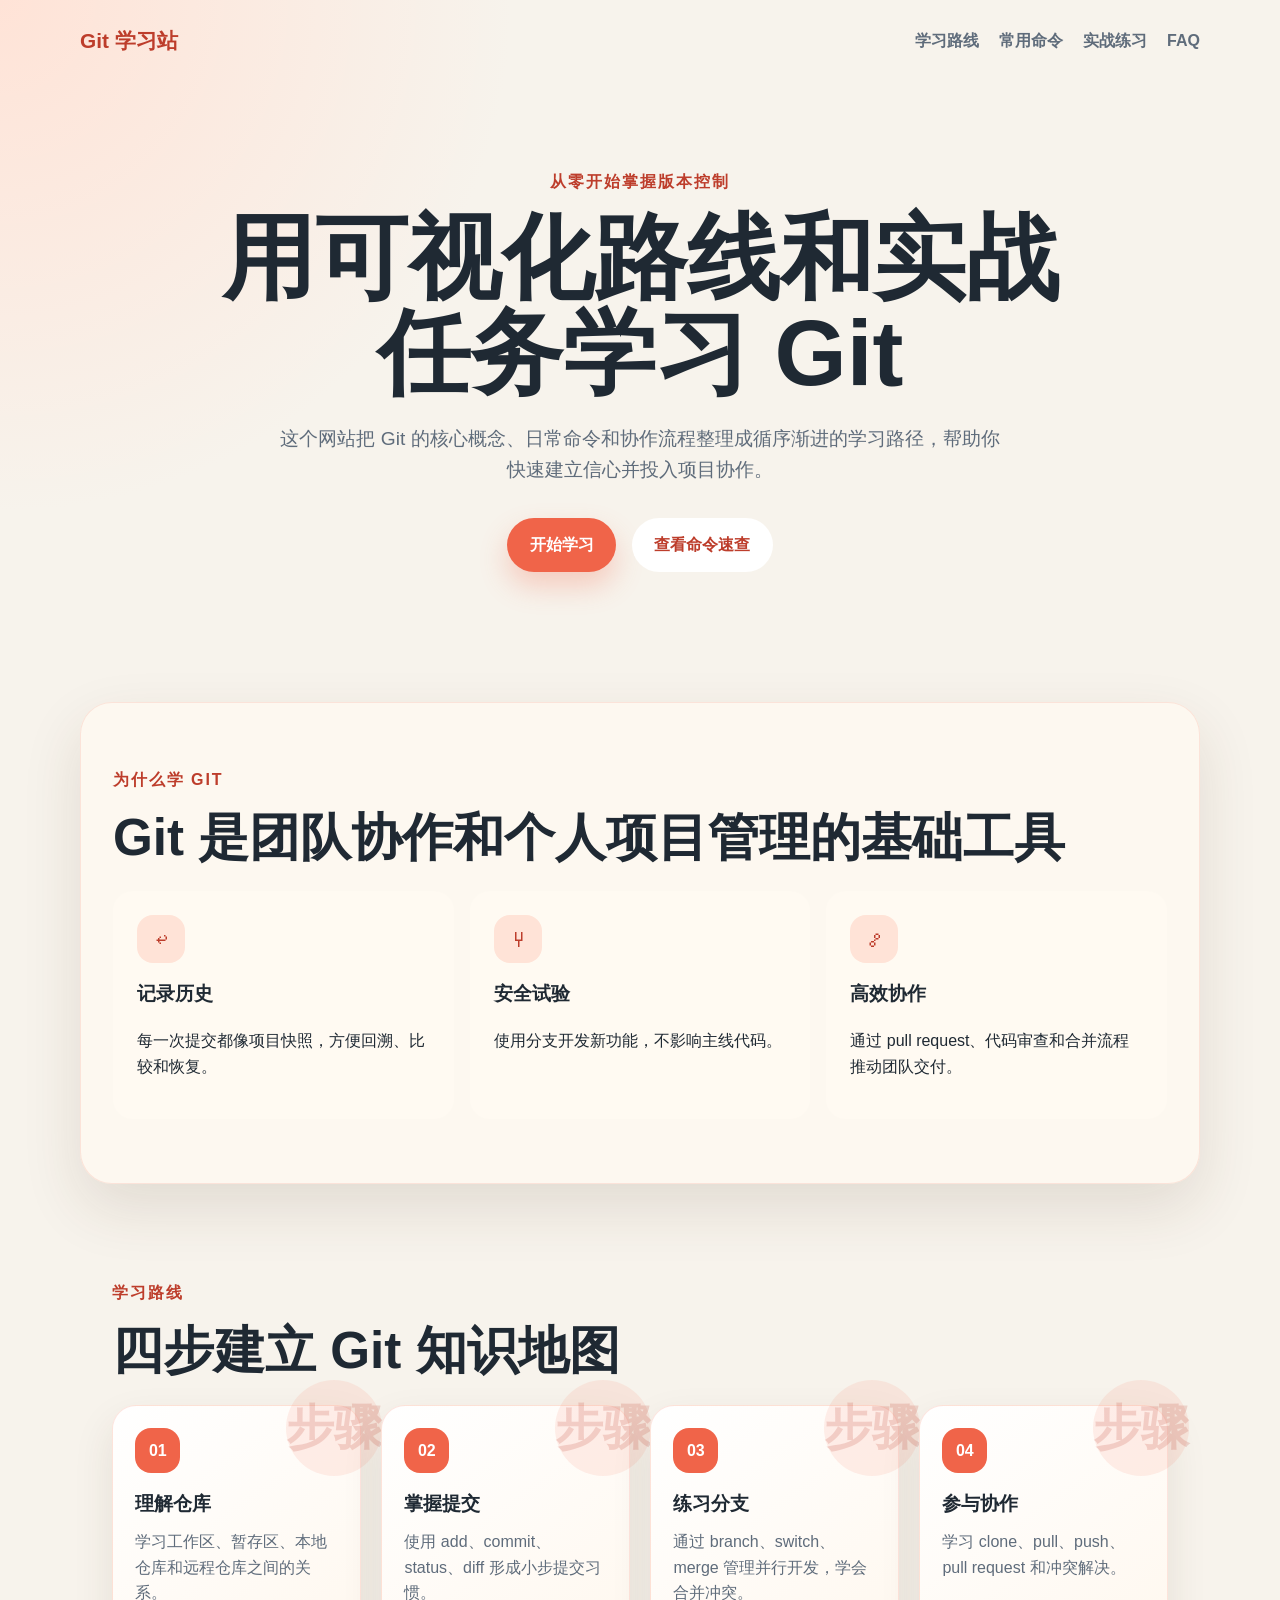
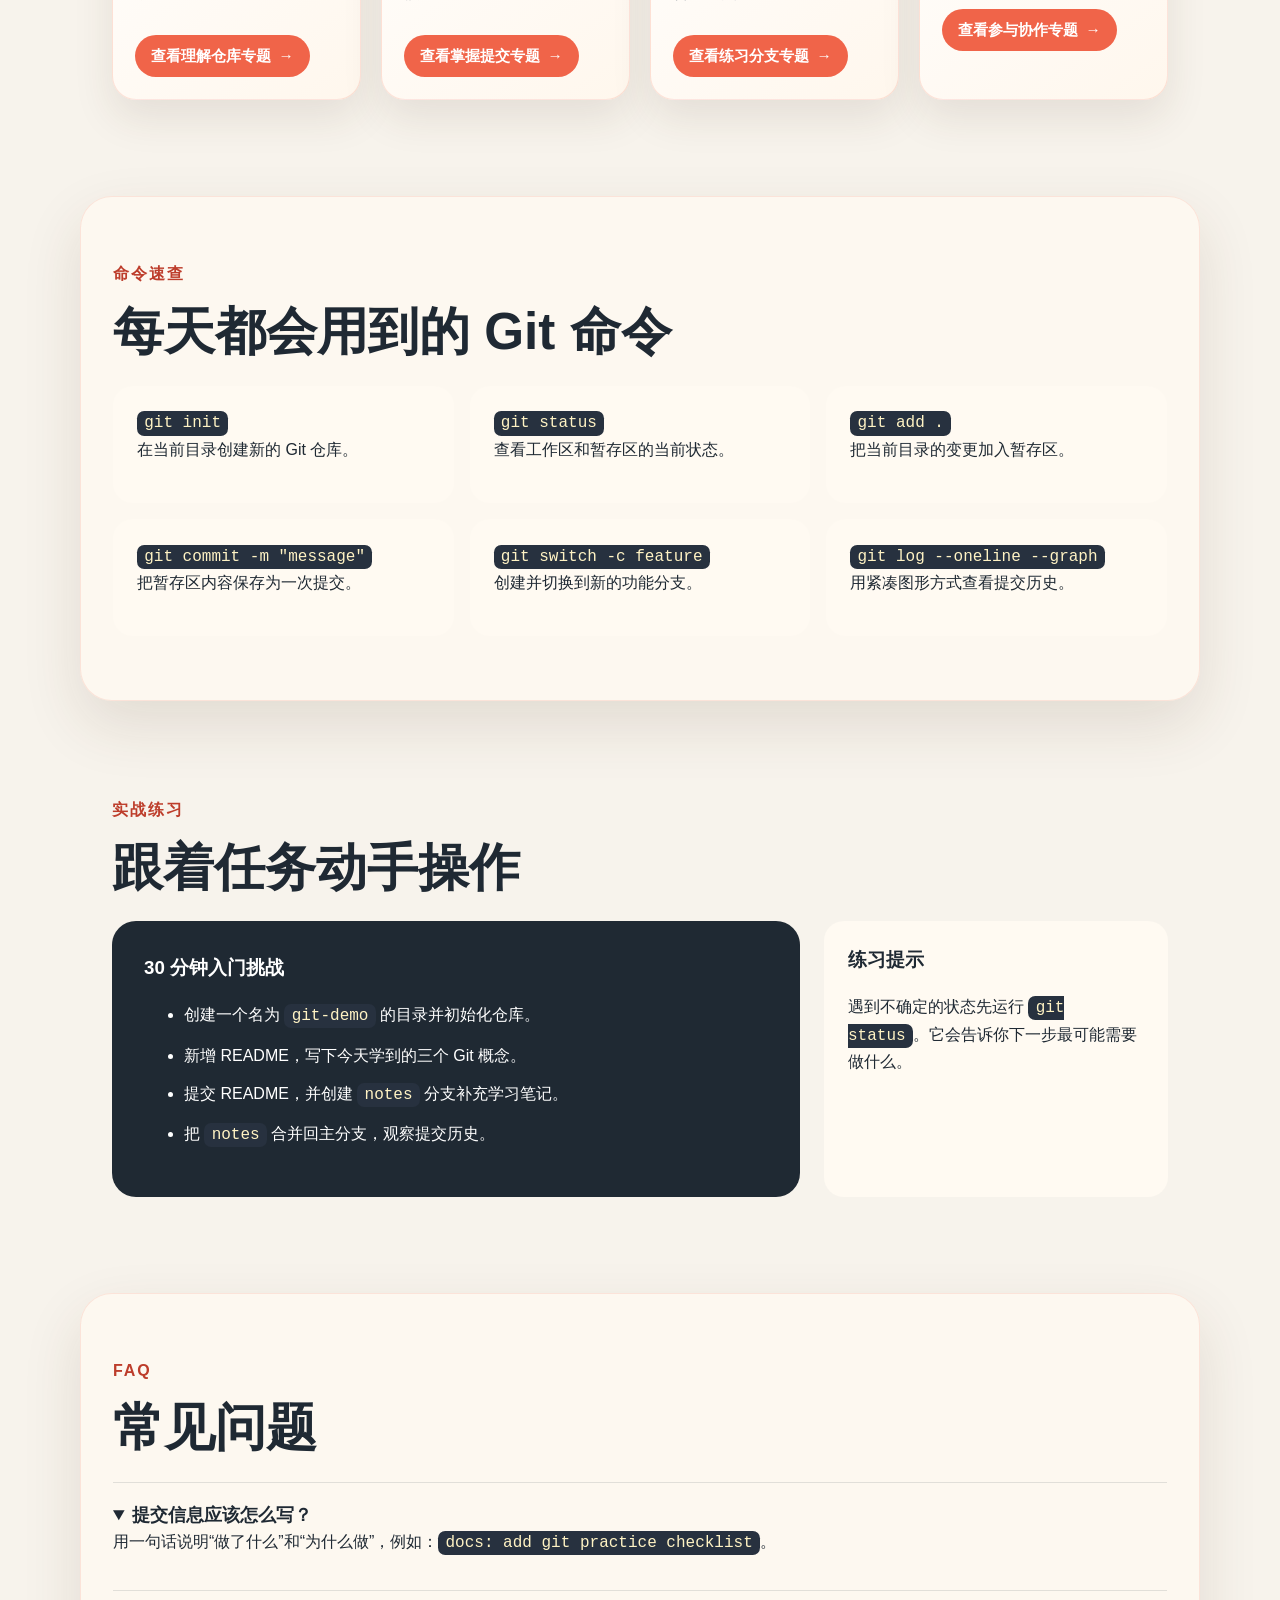
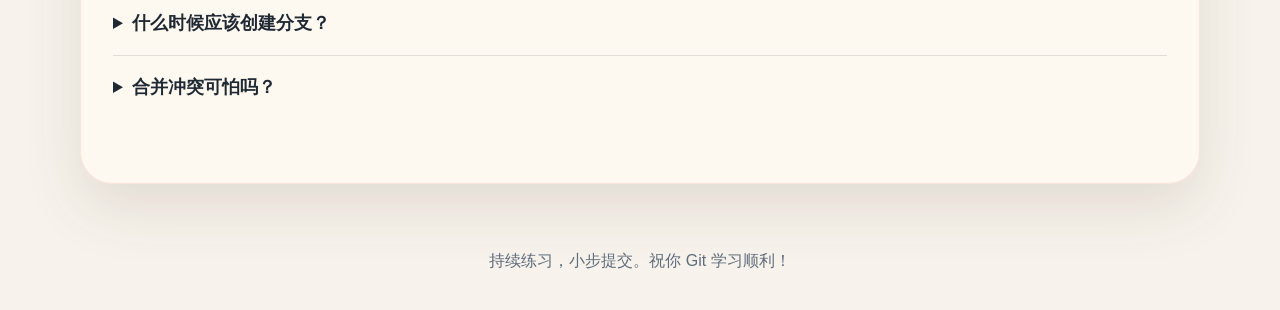
<file: index.html>
<!DOCTYPE html>
<html lang="zh-CN">
<head>
  <meta charset="UTF-8" />
  <meta name="viewport" content="width=device-width, initial-scale=1.0" />
  <title>Git 学习站</title>
  <link rel="stylesheet" href="styles.css" />
</head>
<body>
  <header class="hero">
    <nav class="nav" aria-label="主导航">
      <a class="logo" href="#top" aria-label="Git 学习站首页">Git 学习站</a>
      <div class="nav-links">
        <a href="#roadmap">学习路线</a>
        <a href="#commands">常用命令</a>
        <a href="#practice">实战练习</a>
        <a href="#faq">FAQ</a>
      </div>
    </nav>

    <section id="top" class="hero-content">
      <p class="eyebrow">从零开始掌握版本控制</p>
      <h1>用可视化路线和实战任务学习 Git</h1>
      <p class="hero-text">
        这个网站把 Git 的核心概念、日常命令和协作流程整理成循序渐进的学习路径，帮助你快速建立信心并投入项目协作。
      </p>
      <div class="hero-actions">
        <a class="button primary" href="#roadmap">开始学习</a>
        <a class="button secondary" href="#commands">查看命令速查</a>
      </div>
    </section>
  </header>

  <main>
    <section class="section intro" aria-labelledby="why-title">
      <div>
        <p class="section-tag">为什么学 Git</p>
        <h2 id="why-title">Git 是团队协作和个人项目管理的基础工具</h2>
      </div>
      <div class="feature-grid">
        <article class="feature-card">
          <span class="icon">↩</span>
          <h3>记录历史</h3>
          <p>每一次提交都像项目快照，方便回溯、比较和恢复。</p>
        </article>
        <article class="feature-card">
          <span class="icon">⑂</span>
          <h3>安全试验</h3>
          <p>使用分支开发新功能，不影响主线代码。</p>
        </article>
        <article class="feature-card">
          <span class="icon">☍</span>
          <h3>高效协作</h3>
          <p>通过 pull request、代码审查和合并流程推动团队交付。</p>
        </article>
      </div>
    </section>

    <section id="roadmap" class="section" aria-labelledby="roadmap-title">
      <p class="section-tag">学习路线</p>
      <h2 id="roadmap-title">四步建立 Git 知识地图</h2>
      <ol class="timeline">
        <li>
          <span class="step-number">01</span>
          <strong>理解仓库</strong>
          <p>学习工作区、暂存区、本地仓库和远程仓库之间的关系。</p>
          <a class="inline-link-button" href="repository.html">查看理解仓库专题</a>
        </li>
        <li>
          <span class="step-number">02</span>
          <strong>掌握提交</strong>
          <p>使用 add、commit、status、diff 形成小步提交习惯。</p>
          <a class="inline-link-button" href="commit.html">查看掌握提交专题</a>
        </li>
        <li>
          <span class="step-number">03</span>
          <strong>练习分支</strong>
          <p>通过 branch、switch、merge 管理并行开发，学会合并冲突。</p>
          <a class="inline-link-button" href="branch.html">查看练习分支专题</a>
        </li>
        <li>
          <span class="step-number">04</span>
          <strong>参与协作</strong>
          <p>学习 clone、pull、push、pull request 和冲突解决。</p>
          <a class="inline-link-button" href="collaboration.html">查看参与协作专题</a>
        </li>
      </ol>
    </section>

    <section id="commands" class="section commands" aria-labelledby="commands-title">
      <div class="section-heading">
        <p class="section-tag">命令速查</p>
        <h2 id="commands-title">每天都会用到的 Git 命令</h2>
      </div>
      <div class="command-grid">
        <article>
          <code>git init</code>
          <p>在当前目录创建新的 Git 仓库。</p>
        </article>
        <article>
          <code>git status</code>
          <p>查看工作区和暂存区的当前状态。</p>
        </article>
        <article>
          <code>git add .</code>
          <p>把当前目录的变更加入暂存区。</p>
        </article>
        <article>
          <code>git commit -m "message"</code>
          <p>把暂存区内容保存为一次提交。</p>
        </article>
        <article>
          <code>git switch -c feature</code>
          <p>创建并切换到新的功能分支。</p>
        </article>
        <article>
          <code>git log --oneline --graph</code>
          <p>用紧凑图形方式查看提交历史。</p>
        </article>
      </div>
    </section>

    <section id="practice" class="section practice" aria-labelledby="practice-title">
      <p class="section-tag">实战练习</p>
      <h2 id="practice-title">跟着任务动手操作</h2>
      <div class="practice-panel">
        <div>
          <h3>30 分钟入门挑战</h3>
          <ul>
            <li>创建一个名为 <code>git-demo</code> 的目录并初始化仓库。</li>
            <li>新增 README，写下今天学到的三个 Git 概念。</li>
            <li>提交 README，并创建 <code>notes</code> 分支补充学习笔记。</li>
            <li>把 <code>notes</code> 合并回主分支，观察提交历史。</li>
          </ul>
        </div>
        <aside class="tip-box">
          <h3>练习提示</h3>
          <p>遇到不确定的状态先运行 <code>git status</code>。它会告诉你下一步最可能需要做什么。</p>
        </aside>
      </div>
    </section>

    <section id="faq" class="section faq" aria-labelledby="faq-title">
      <p class="section-tag">FAQ</p>
      <h2 id="faq-title">常见问题</h2>
      <details open>
        <summary>提交信息应该怎么写？</summary>
        <p>用一句话说明“做了什么”和“为什么做”，例如：<code>docs: add git practice checklist</code>。</p>
      </details>
      <details>
        <summary>什么时候应该创建分支？</summary>
        <p>当你要开发新功能、修复 bug 或尝试方案时，都建议创建独立分支。</p>
      </details>
      <details>
        <summary>合并冲突可怕吗？</summary>
        <p>不可怕。冲突只是 Git 无法自动判断最终内容，需要你打开文件手动选择保留哪些改动。</p>
      </details>
    </section>
  </main>

  <footer class="footer">
    <p>持续练习，小步提交。祝你 Git 学习顺利！</p>
  </footer>
</body>
</html>
</file>
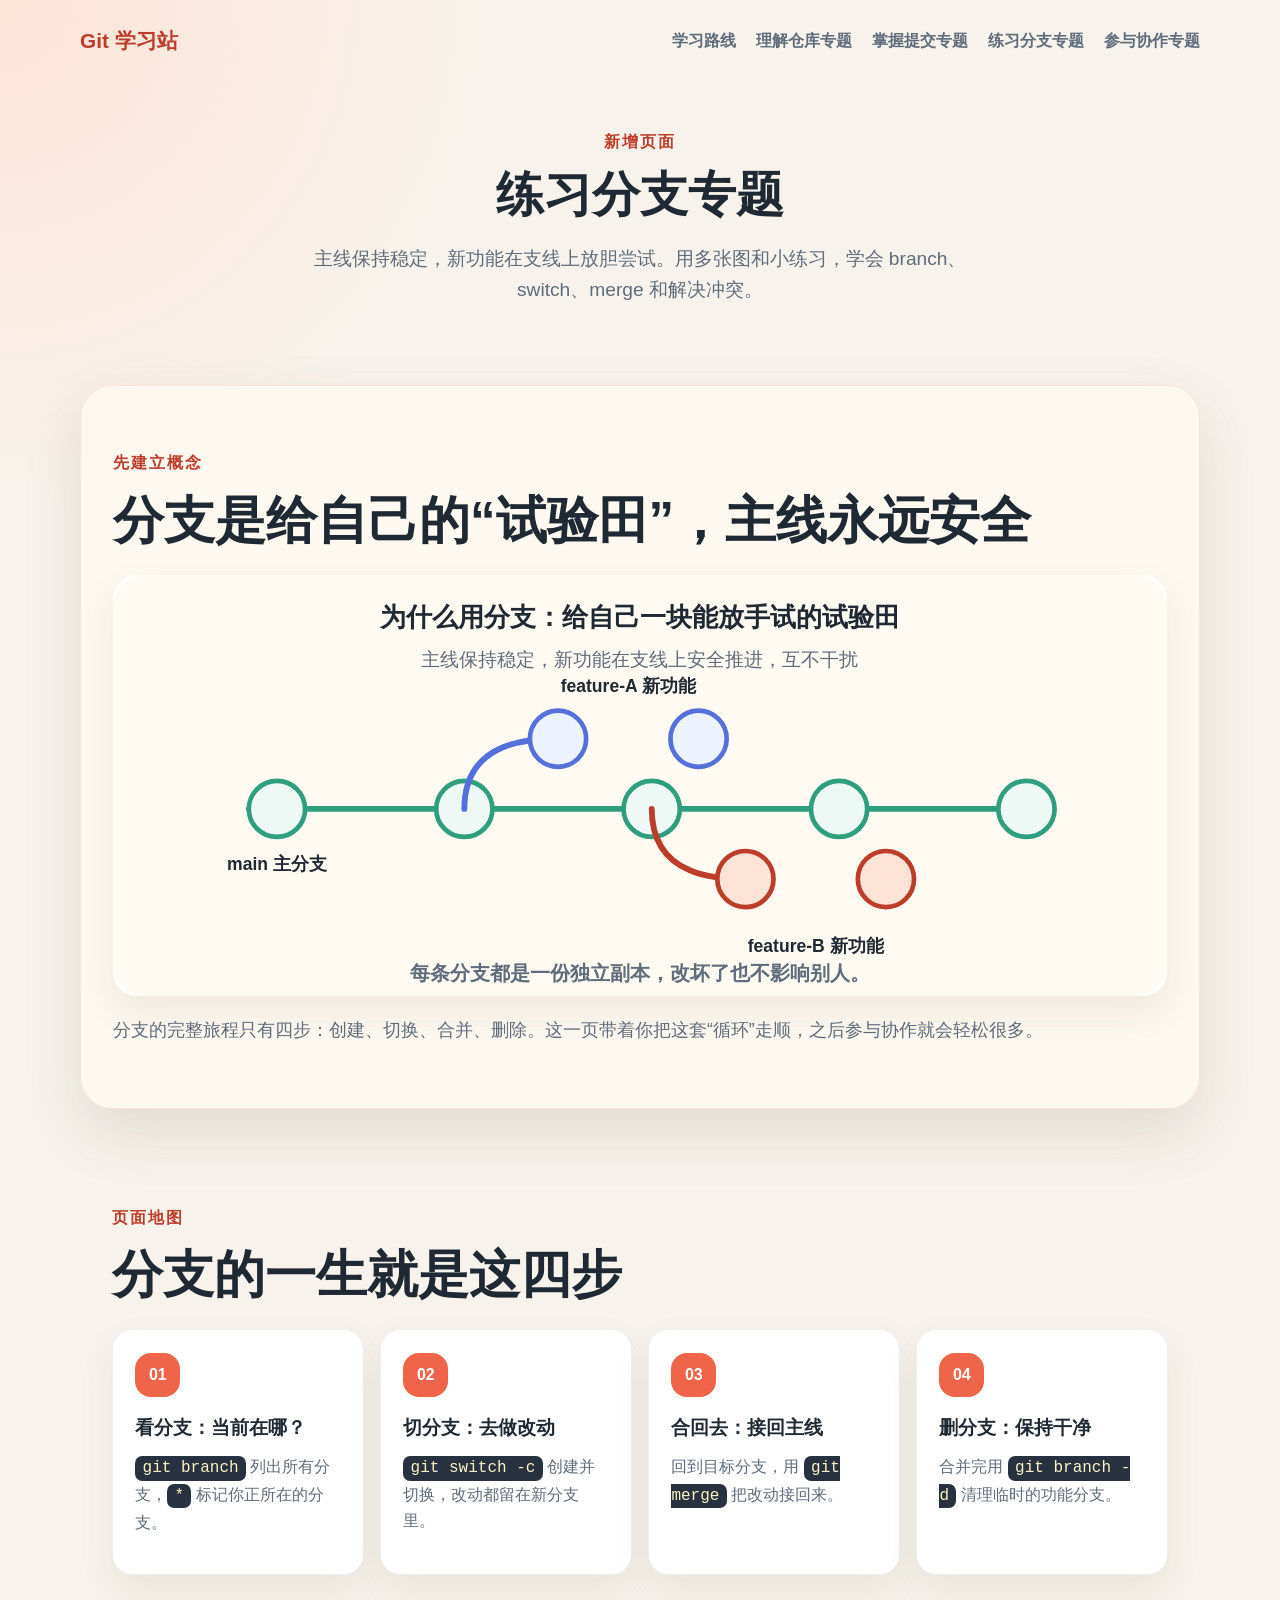
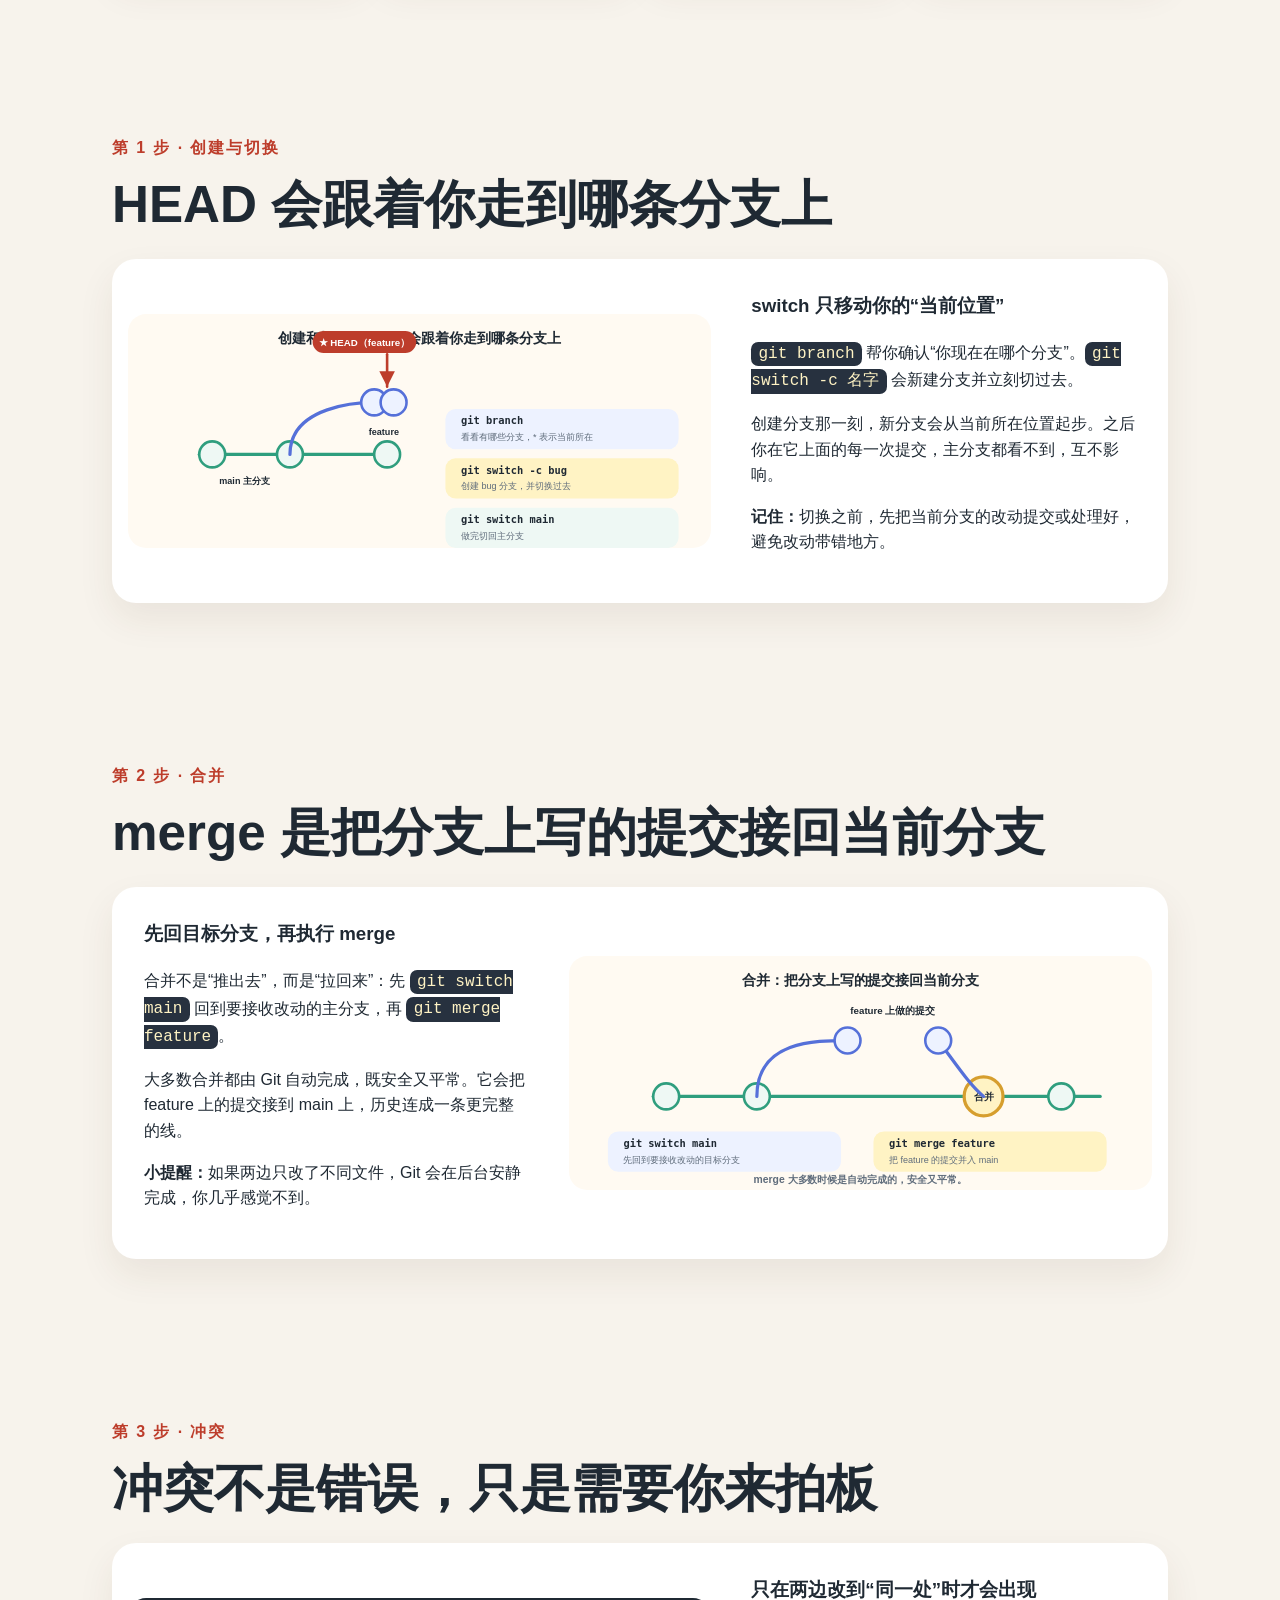
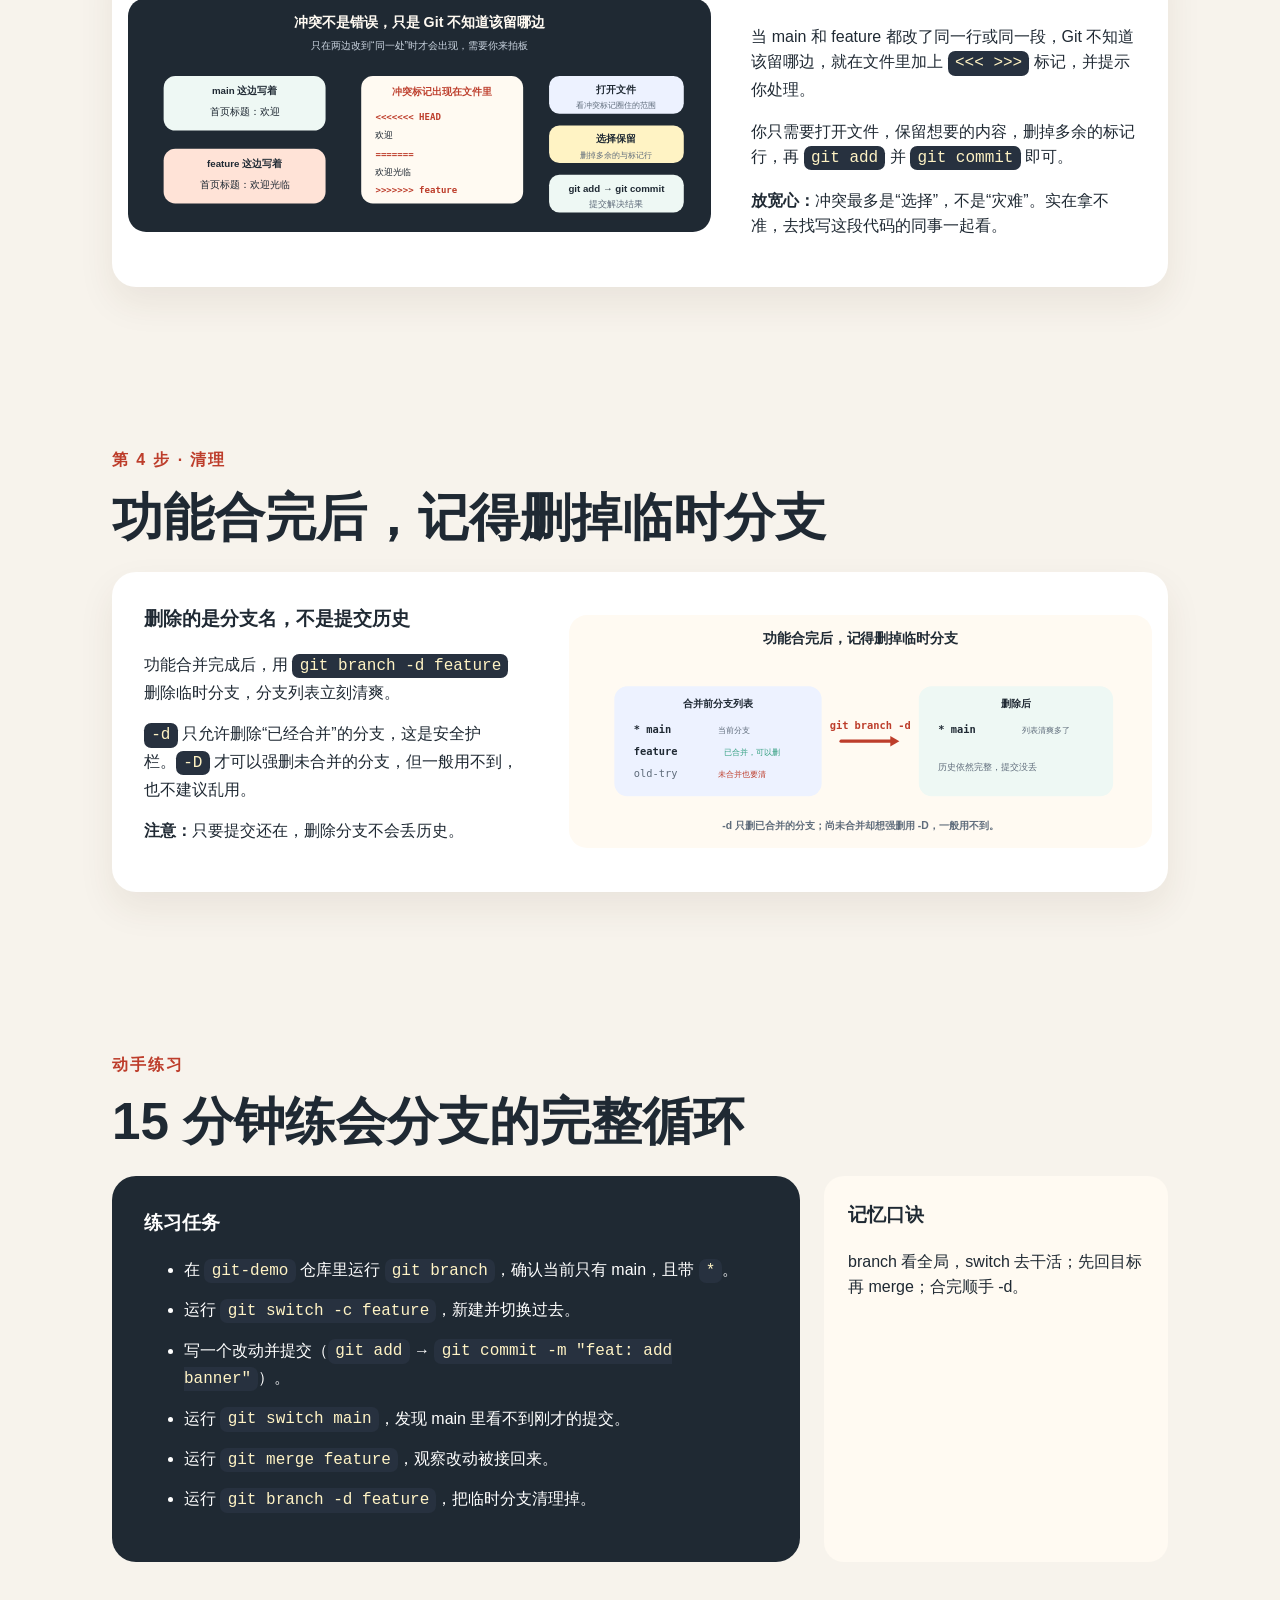
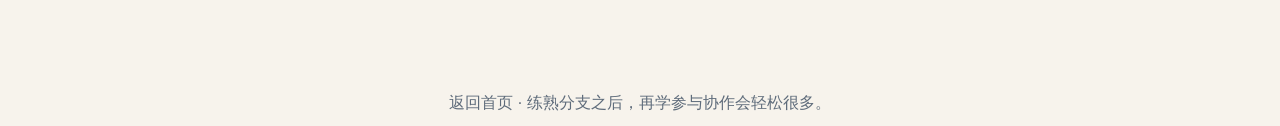
<file: branch.html>
<!DOCTYPE html>
<html lang="zh-CN">
<head>
  <meta charset="UTF-8" />
  <meta name="viewport" content="width=device-width, initial-scale=1.0" />
  <title>练习分支专题 - Git 学习站</title>
  <link rel="stylesheet" href="styles.css" />
</head>
<body>
  <header class="sub-hero">
    <nav class="nav" aria-label="主导航">
      <a class="logo" href="index.html">Git 学习站</a>
      <div class="nav-links">
        <a href="index.html#roadmap">学习路线</a>
        <a href="repository.html">理解仓库专题</a>
        <a href="commit.html">掌握提交专题</a>
        <a href="branch.html" aria-current="page">练习分支专题</a>
        <a href="collaboration.html">参与协作专题</a>
      </div>
    </nav>
    <div class="sub-hero-content">
      <p class="eyebrow">新增页面</p>
      <h1>练习分支专题</h1>
      <p class="hero-text">主线保持稳定，新功能在支线上放胆尝试。用多张图和小练习，学会 branch、switch、merge 和解决冲突。</p>
    </div>
  </header>

  <main>
    <section class="section commands" aria-labelledby="branch-map-title">
      <p class="section-tag">先建立概念</p>
      <h2 id="branch-map-title">分支是给自己的“试验田”，主线永远安全</h2>
      <div class="wide-diagram">
        <img src="assets/git-branch-basics.svg" alt="主分支保持稳定，多条功能分支并行推进的示意图" />
      </div>
      <p class="large-note">分支的完整旅程只有四步：创建、切换、合并、删除。这一页带着你把这套“循环”走顺，之后参与协作就会轻松很多。</p>
    </section>

    <section class="section" aria-labelledby="branch-steps-title">
      <p class="section-tag">页面地图</p>
      <h2 id="branch-steps-title">分支的一生就是这四步</h2>
      <div class="lesson-grid">
        <article>
          <span class="step-number">01</span>
          <h3>看分支：当前在哪？</h3>
          <p><code>git branch</code> 列出所有分支，<code>*</code> 标记你正所在的分支。</p>
        </article>
        <article>
          <span class="step-number">02</span>
          <h3>切分支：去做改动</h3>
          <p><code>git switch -c</code> 创建并切换，改动都留在新分支里。</p>
        </article>
        <article>
          <span class="step-number">03</span>
          <h3>合回去：接回主线</h3>
          <p>回到目标分支，用 <code>git merge</code> 把改动接回来。</p>
        </article>
        <article>
          <span class="step-number">04</span>
          <h3>删分支：保持干净</h3>
          <p>合并完用 <code>git branch -d</code> 清理临时的功能分支。</p>
        </article>
      </div>
    </section>

    <section class="section image-story" aria-labelledby="switch-title">
      <p class="section-tag">第 1 步 · 创建与切换</p>
      <h2 id="switch-title">HEAD 会跟着你走到哪条分支上</h2>
      <div class="story-row">
        <img src="assets/git-branch-switch.svg" alt="git branch 列出分支，git switch 切换，HEAD 指向当前分支" />
        <div>
          <h3>switch 只移动你的“当前位置”</h3>
          <p><code>git branch</code> 帮你确认“你现在在哪个分支”。<code>git switch -c 名字</code> 会新建分支并立刻切过去。</p>
          <p>创建分支那一刻，新分支会从当前所在位置起步。之后你在它上面的每一次提交，主分支都看不到，互不影响。</p>
          <p><strong>记住：</strong>切换之前，先把当前分支的改动提交或处理好，避免改动带错地方。</p>
        </div>
      </div>
    </section>

    <section class="section image-story" aria-labelledby="merge-title">
      <p class="section-tag">第 2 步 · 合并</p>
      <h2 id="merge-title">merge 是把分支上写的提交接回当前分支</h2>
      <div class="story-row reverse">
        <img src="assets/git-branch-merge.svg" alt="回到目标分支后用 git merge 把功能分支的提交接回来" />
        <div>
          <h3>先回目标分支，再执行 merge</h3>
          <p>合并不是“推出去”，而是“拉回来”：先 <code>git switch main</code> 回到要接收改动的主分支，再 <code>git merge feature</code>。</p>
          <p>大多数合并都由 Git 自动完成，既安全又平常。它会把 feature 上的提交接到 main 上，历史连成一条更完整的线。</p>
          <p><strong>小提醒：</strong>如果两边只改了不同文件，Git 会在后台安静完成，你几乎感觉不到。</p>
        </div>
      </div>
    </section>

    <section class="section image-story" aria-labelledby="conflict-title">
      <p class="section-tag">第 3 步 · 冲突</p>
      <h2 id="conflict-title">冲突不是错误，只是需要你来拍板</h2>
      <div class="story-row">
        <img src="assets/git-branch-conflict.svg" alt="两边改了同一处产生冲突标记，手动选择保留后再次提交" />
        <div>
          <h3>只在两边改到“同一处”时才会出现</h3>
          <p>当 main 和 feature 都改了同一行或同一段，Git 不知道该留哪边，就在文件里加上 <code>&lt;&lt;&lt; &gt;&gt;&gt;</code> 标记，并提示你处理。</p>
          <p>你只需要打开文件，保留想要的内容，删掉多余的标记行，再 <code>git add</code> 并 <code>git commit</code> 即可。</p>
          <p><strong>放宽心：</strong>冲突最多是“选择”，不是“灾难”。实在拿不准，去找写这段代码的同事一起看。</p>
        </div>
      </div>
    </section>

    <section class="section image-story" aria-labelledby="cleanup-title">
      <p class="section-tag">第 4 步 · 清理</p>
      <h2 id="cleanup-title">功能合完后，记得删掉临时分支</h2>
      <div class="story-row reverse">
        <img src="assets/git-branch-cleanup.svg" alt="功能合并后用 git branch -d 删除临时分支，保持列表干净" />
        <div>
          <h3>删除的是分支名，不是提交历史</h3>
          <p>功能合并完成后，用 <code>git branch -d feature</code> 删除临时分支，分支列表立刻清爽。</p>
          <p><code>-d</code> 只允许删除“已经合并”的分支，这是安全护栏。<code>-D</code> 才可以强删未合并的分支，但一般用不到，也不建议乱用。</p>
          <p><strong>注意：</strong>只要提交还在，删除分支不会丢历史。</p>
        </div>
      </div>
    </section>

    <section class="section practice" aria-labelledby="practice-title">
      <p class="section-tag">动手练习</p>
      <h2 id="practice-title">15 分钟练会分支的完整循环</h2>
      <div class="practice-panel">
        <div>
          <h3>练习任务</h3>
          <ul>
            <li>在 <code>git-demo</code> 仓库里运行 <code>git branch</code>，确认当前只有 main，且带 <code>*</code>。</li>
            <li>运行 <code>git switch -c feature</code>，新建并切换过去。</li>
            <li>写一个改动并提交（<code>git add</code> → <code>git commit -m "feat: add banner"</code>）。</li>
            <li>运行 <code>git switch main</code>，发现 main 里看不到刚才的提交。</li>
            <li>运行 <code>git merge feature</code>，观察改动被接回来。</li>
            <li>运行 <code>git branch -d feature</code>，把临时分支清理掉。</li>
          </ul>
        </div>
        <aside class="tip-box">
          <h3>记忆口诀</h3>
          <p>branch 看全局，switch 去干活；先回目标再 merge；合完顺手 -d。</p>
        </aside>
      </div>
    </section>
  </main>

  <footer class="footer">
    <p><a href="index.html">返回首页</a> · 练熟分支之后，再学参与协作会轻松很多。</p>
  </footer>
</body>
</html>
</file>
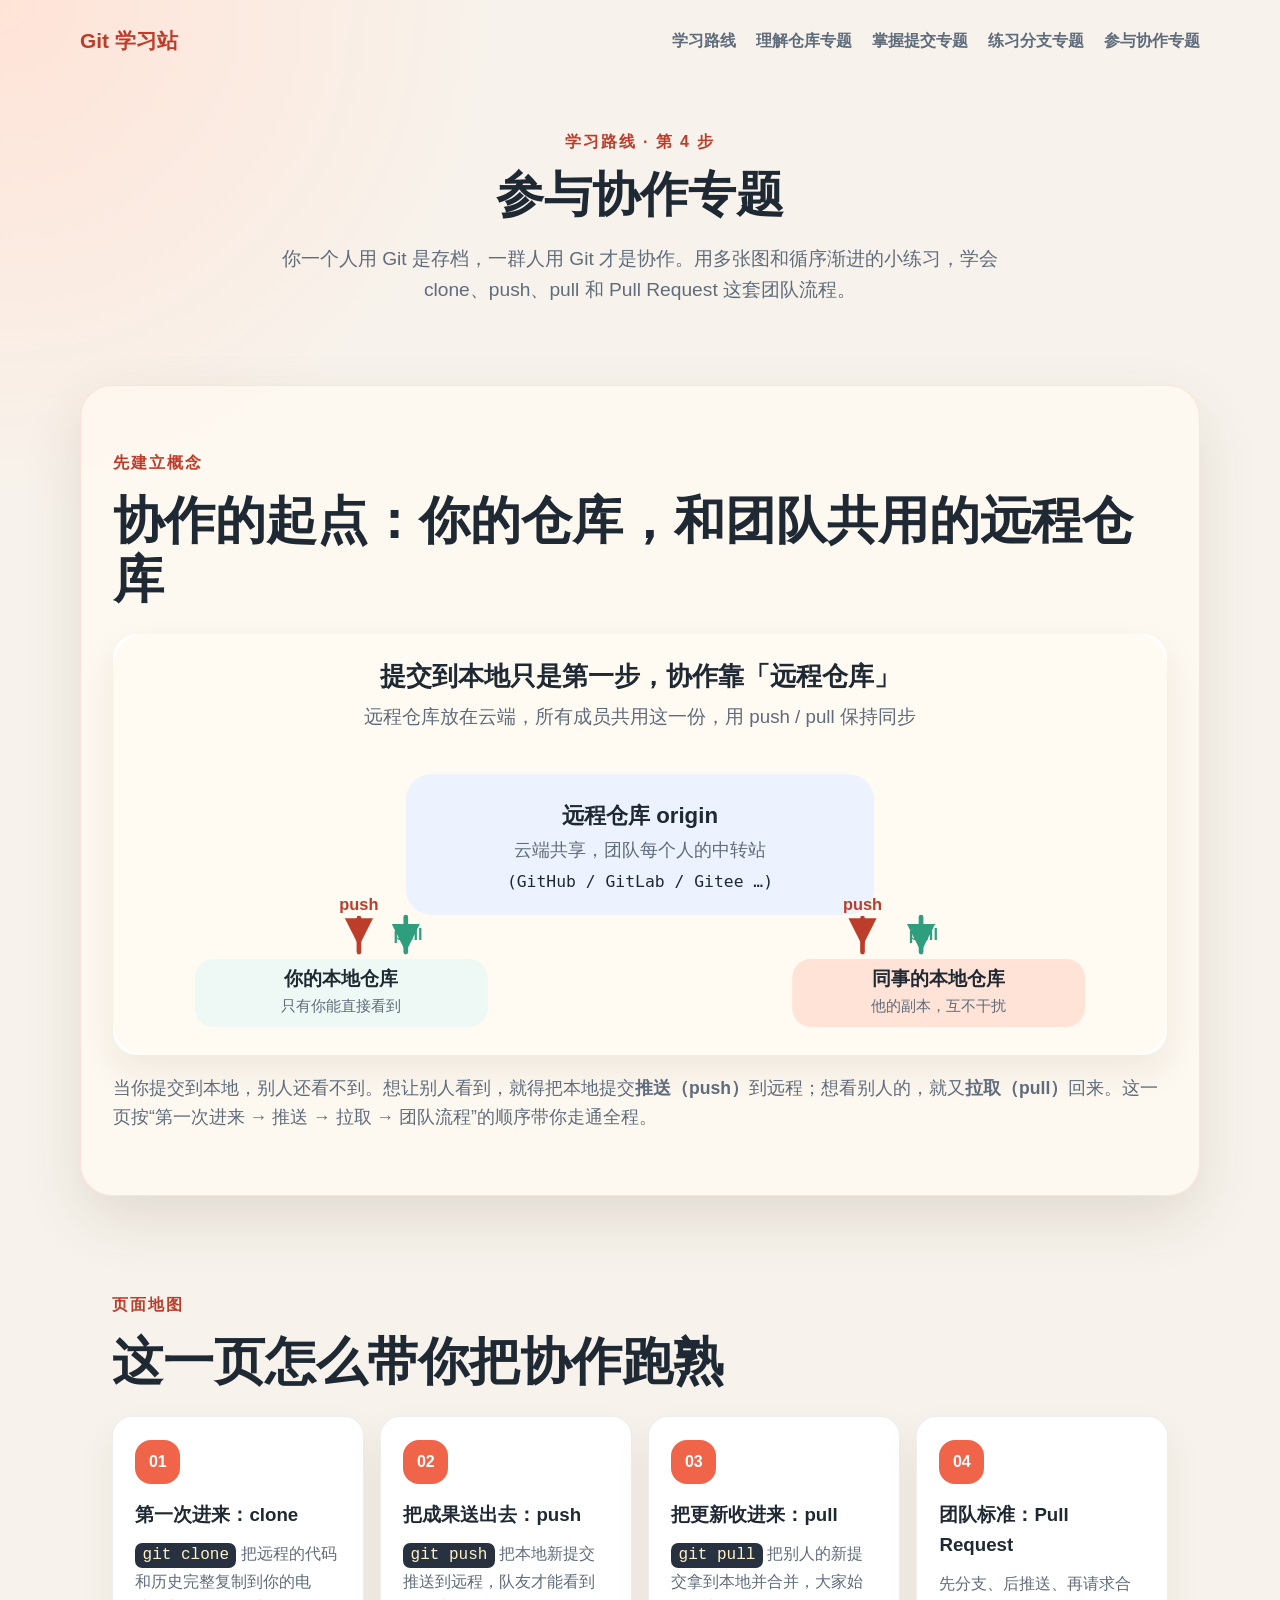
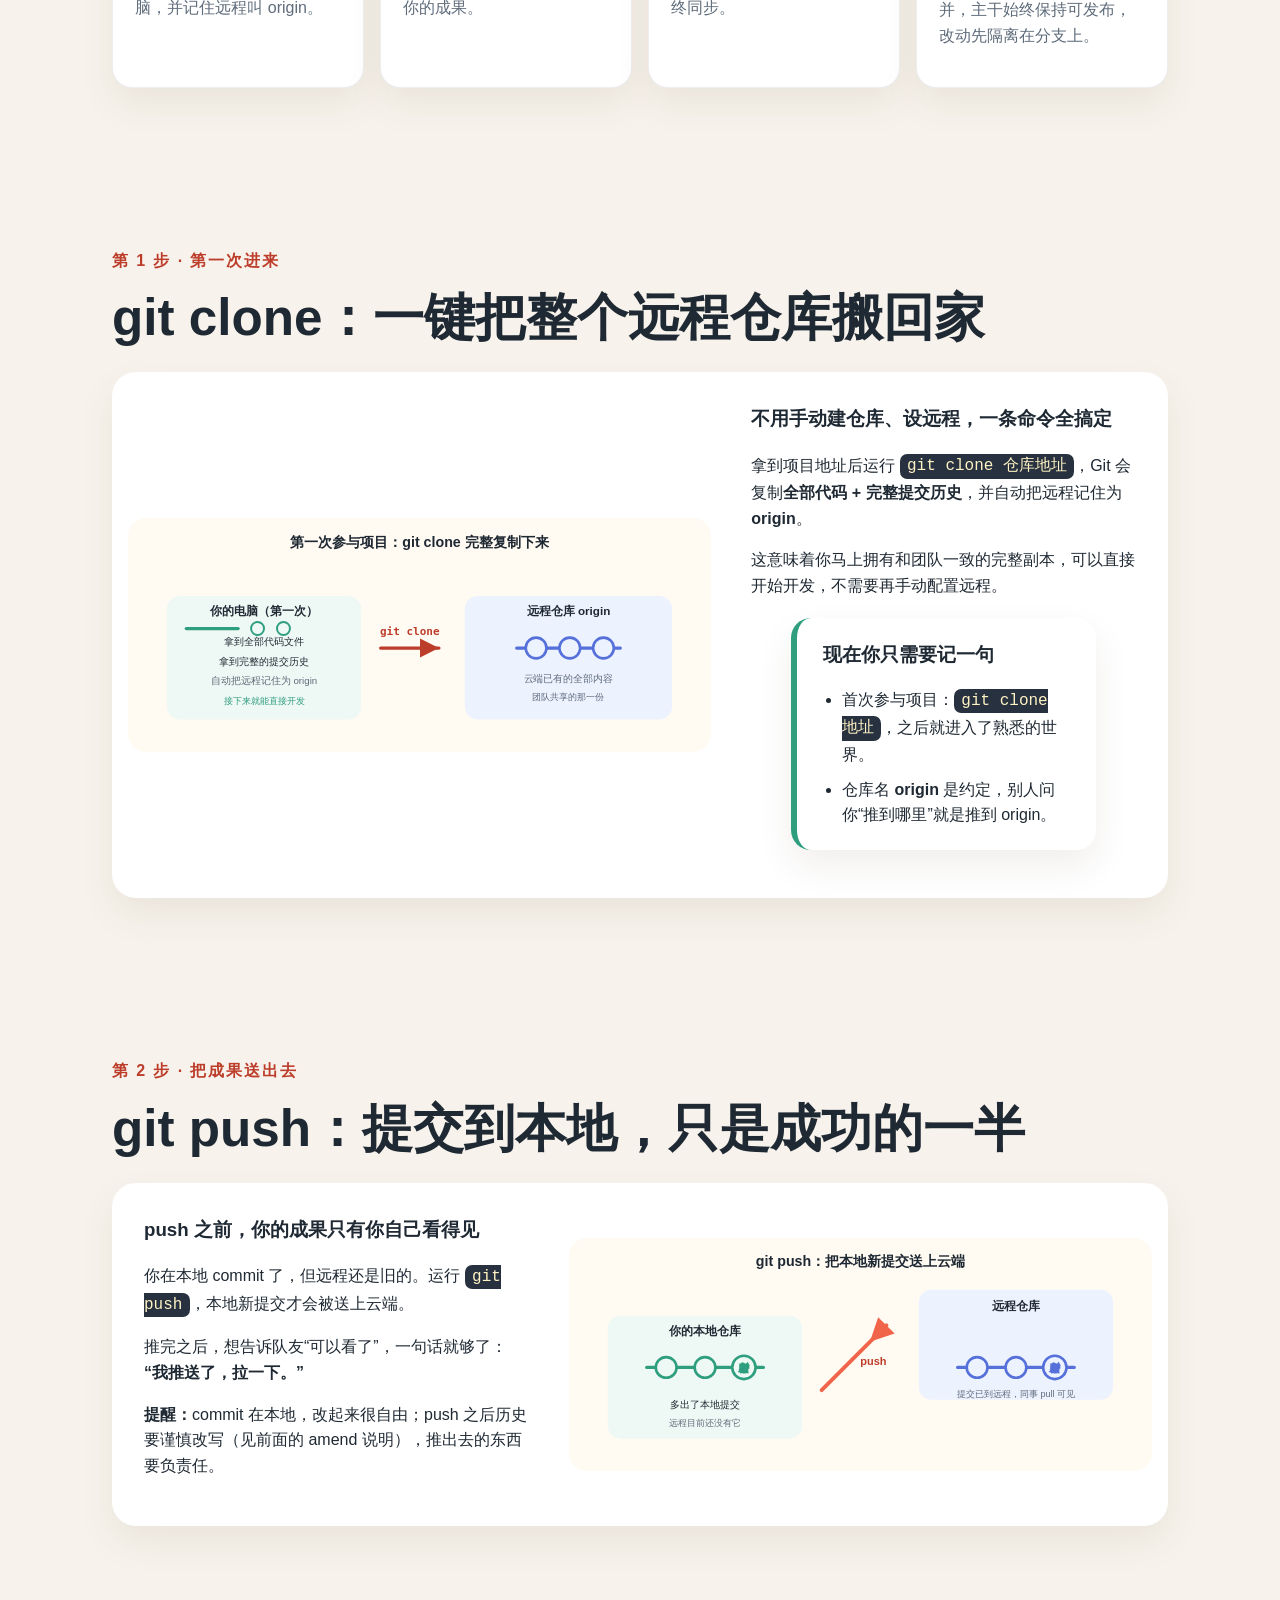
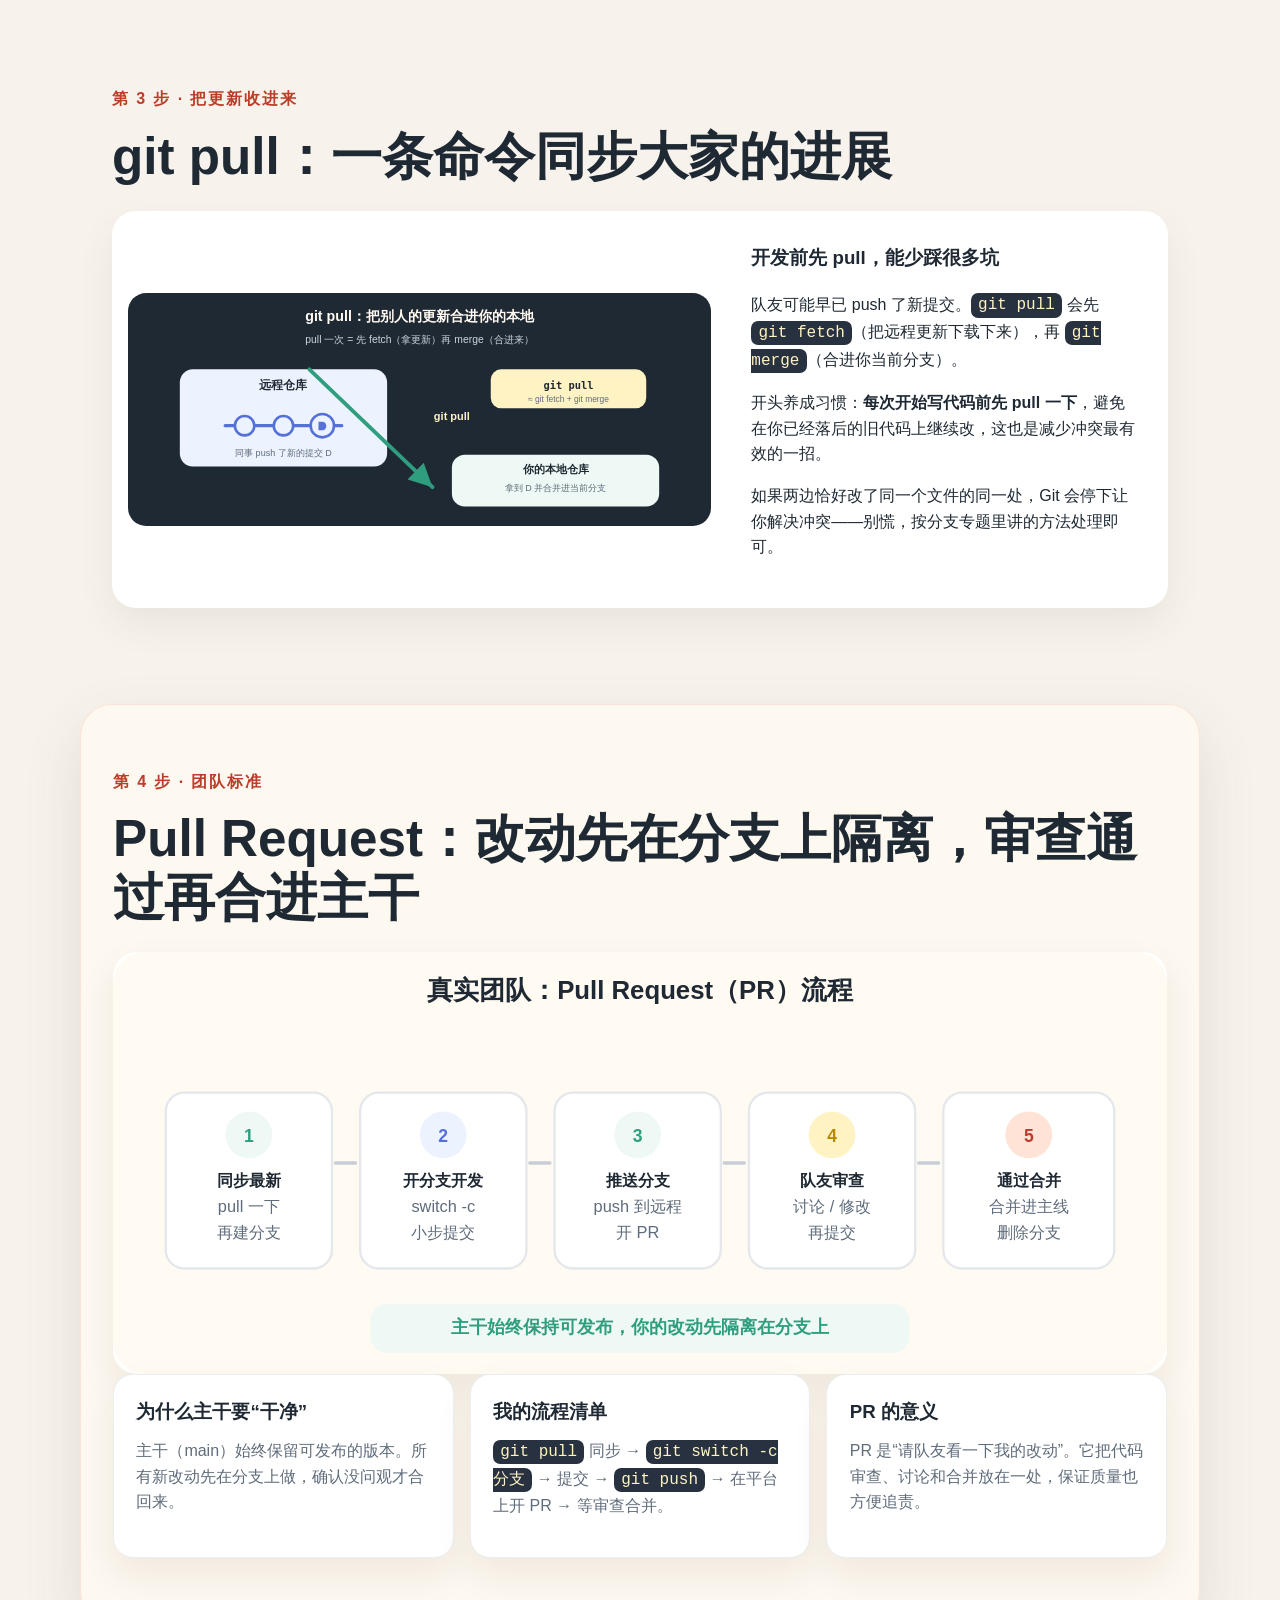
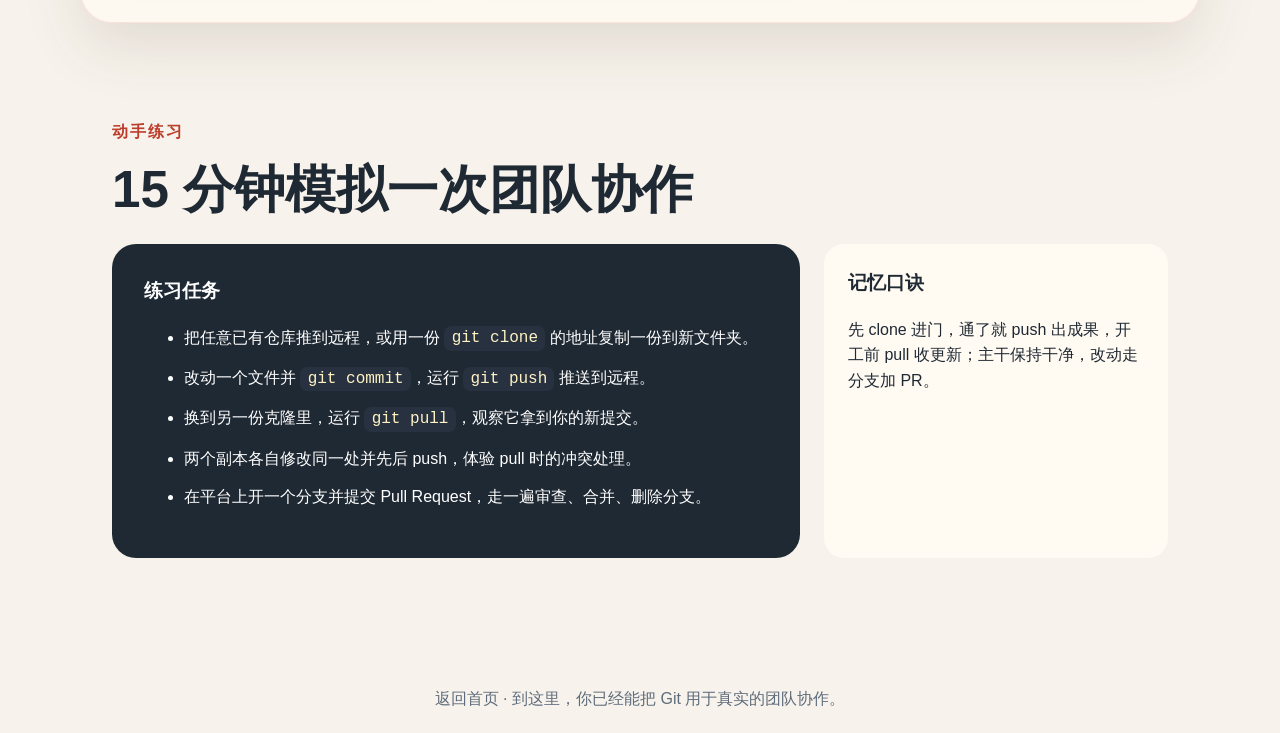
<file: collaboration.html>
<!DOCTYPE html>
<html lang="zh-CN">
<head>
  <meta charset="UTF-8" />
  <meta name="viewport" content="width=device-width, initial-scale=1.0" />
  <title>参与协作专题 - Git 学习站</title>
  <link rel="stylesheet" href="styles.css" />
</head>
<body>
  <header class="sub-hero">
    <nav class="nav" aria-label="主导航">
      <a class="logo" href="index.html">Git 学习站</a>
      <div class="nav-links">
        <a href="index.html#roadmap">学习路线</a>
        <a href="repository.html">理解仓库专题</a>
        <a href="commit.html">掌握提交专题</a>
        <a href="branch.html">练习分支专题</a>
        <a href="collaboration.html" aria-current="page">参与协作专题</a>
      </div>
    </nav>
    <div class="sub-hero-content">
      <p class="eyebrow">学习路线 · 第 4 步</p>
      <h1>参与协作专题</h1>
      <p class="hero-text">你一个人用 Git 是存档，一群人用 Git 才是协作。用多张图和循序渐进的小练习，学会 clone、push、pull 和 Pull Request 这套团队流程。</p>
    </div>
  </header>

  <main>
    <section class="section commands" aria-labelledby="collab-map-title">
      <p class="section-tag">先建立概念</p>
      <h2 id="collab-map-title">协作的起点：你的仓库，和团队共用的远程仓库</h2>
      <div class="wide-diagram">
        <img src="assets/git-remote-basics.svg" alt="你的本地仓库和远程仓库通过 push、pull 双向同步，同事共享同一份远程" />
      </div>
      <p class="large-note">当你提交到本地，别人还看不到。想让别人看到，就得把本地提交<strong>推送（push）</strong>到远程；想看别人的，就又<strong>拉取（pull）</strong>回来。这一页按“第一次进来 → 推送 → 拉取 → 团队流程”的顺序带你走通全程。</p>
    </section>

    <section class="section" aria-labelledby="collab-steps-title">
      <p class="section-tag">页面地图</p>
      <h2 id="collab-steps-title">这一页怎么带你把协作跑熟</h2>
      <div class="lesson-grid">
        <article>
          <span class="step-number">01</span>
          <h3>第一次进来：clone</h3>
          <p><code>git clone</code> 把远程的代码和历史完整复制到你的电脑，并记住远程叫 origin。</p>
        </article>
        <article>
          <span class="step-number">02</span>
          <h3>把成果送出去：push</h3>
          <p><code>git push</code> 把本地新提交推送到远程，队友才能看到你的成果。</p>
        </article>
        <article>
          <span class="step-number">03</span>
          <h3>把更新收进来：pull</h3>
          <p><code>git pull</code> 把别人的新提交拿到本地并合并，大家始终同步。</p>
        </article>
        <article>
          <span class="step-number">04</span>
          <h3>团队标准：Pull Request</h3>
          <p>先分支、后推送、再请求合并，主干始终保持可发布，改动先隔离在分支上。</p>
        </article>
      </div>
    </section>

    <section class="section image-story" aria-labelledby="clone-title">
      <p class="section-tag">第 1 步 · 第一次进来</p>
      <h2 id="clone-title">git clone：一键把整个远程仓库搬回家</h2>
      <div class="story-row">
        <img src="assets/git-clone.svg" alt="git clone 把远程仓库的代码和历史完整复制到本地" />
        <div>
          <h3>不用手动建仓库、设远程，一条命令全搞定</h3>
          <p>拿到项目地址后运行 <code>git clone 仓库地址</code>，Git 会复制<strong>全部代码 + 完整提交历史</strong>，并自动把远程记住为 <strong>origin</strong>。</p>
          <p>这意味着你马上拥有和团队一致的完整副本，可以直接开始开发，不需要再手动配置远程。</p>
          <figure class="commit-checklist">
            <h4>现在你只需要记一句</h4>
            <ul>
              <li>首次参与项目：<code>git clone 地址</code>，之后就进入了熟悉的世界。</li>
              <li>仓库名 <strong>origin</strong> 是约定，别人问你“推到哪里”就是推到 origin。</li>
            </ul>
          </figure>
        </div>
      </div>
    </section>

    <section class="section image-story" aria-labelledby="push-title">
      <p class="section-tag">第 2 步 · 把成果送出去</p>
      <h2 id="push-title">git push：提交到本地，只是成功的一半</h2>
      <div class="story-row reverse">
        <img src="assets/git-push.svg" alt="本地新提交通过 git push 送到远程，同事 pull 才能看到" />
        <div>
          <h3>push 之前，你的成果只有你自己看得见</h3>
          <p>你在本地 commit 了，但远程还是旧的。运行 <code>git push</code>，本地新提交才会被送上云端。</p>
          <p>推完之后，想告诉队友“可以看了”，一句话就够了：<strong>“我推送了，拉一下。”</strong></p>
          <p><strong>提醒：</strong>commit 在本地，改起来很自由；push 之后历史要谨慎改写（见前面的 amend 说明），推出去的东西要负责任。</p>
        </div>
      </div>
    </section>

    <section class="section image-story" aria-labelledby="pull-title">
      <p class="section-tag">第 3 步 · 把更新收进来</p>
      <h2 id="pull-title">git pull：一条命令同步大家的进展</h2>
      <div class="story-row">
        <img src="assets/git-pull.svg" alt="git pull 等于先 fetch 拿到远程更新，再 merge 合并进当前分支" />
        <div>
          <h3>开发前先 pull，能少踩很多坑</h3>
          <p>队友可能早已 push 了新提交。<code>git pull</code> 会先 <code>git fetch</code>（把远程更新下载下来），再 <code>git merge</code>（合进你当前分支）。</p>
          <p>开头养成习惯：<strong>每次开始写代码前先 pull 一下</strong>，避免在你已经落后的旧代码上继续改，这也是减少冲突最有效的一招。</p>
          <p>如果两边恰好改了同一个文件的同一处，Git 会停下让你解决冲突——别慌，按分支专题里讲的方法处理即可。</p>
        </div>
      </div>
    </section>

    <section class="section commands" aria-labelledby="pr-title">
      <p class="section-tag">第 4 步 · 团队标准</p>
      <h2 id="pr-title">Pull Request：改动先在分支上隔离，审查通过再合进主干</h2>
      <div class="wide-diagram">
        <img src="assets/git-pr-workflow.svg" alt="git clone 同步、开分支开发、推送分支、队友审查、通过合并的完整流程" />
      </div>
      <div class="message-examples">
        <article>
          <h3>为什么主干要“干净”</h3>
          <p>主干（main）始终保留可发布的版本。所有新改动先在分支上做，确认没问观才合回来。</p>
        </article>
        <article>
          <h3>我的流程清单</h3>
          <p><code>git pull</code> 同步 → <code>git switch -c 分支</code> → 提交 → <code>git push</code> → 在平台上开 PR → 等审查合并。</p>
        </article>
        <article>
          <h3>PR 的意义</h3>
          <p>PR 是“请队友看一下我的改动”。它把代码审查、讨论和合并放在一处，保证质量也方便追责。</p>
        </article>
      </div>
    </section>

    <section class="section practice" aria-labelledby="practice-title">
      <p class="section-tag">动手练习</p>
      <h2 id="practice-title">15 分钟模拟一次团队协作</h2>
      <div class="practice-panel">
        <div>
          <h3>练习任务</h3>
          <ul>
            <li>把任意已有仓库推到远程，或用一份 <code>git clone</code> 的地址复制一份到新文件夹。</li>
            <li>改动一个文件并 <code>git commit</code>，运行 <code>git push</code> 推送到远程。</li>
            <li>换到另一份克隆里，运行 <code>git pull</code>，观察它拿到你的新提交。</li>
            <li>两个副本各自修改同一处并先后 push，体验 pull 时的冲突处理。</li>
            <li>在平台上开一个分支并提交 Pull Request，走一遍审查、合并、删除分支。</li>
          </ul>
        </div>
        <aside class="tip-box">
          <h3>记忆口诀</h3>
          <p>先 clone 进门，通了就 push 出成果，开工前 pull 收更新；主干保持干净，改动走分支加 PR。</p>
        </aside>
      </div>
    </section>
  </main>

  <footer class="footer">
    <p><a href="index.html">返回首页</a> · 到这里，你已经能把 Git 用于真实的团队协作。</p>
  </footer>
</body>
</html>
</file>
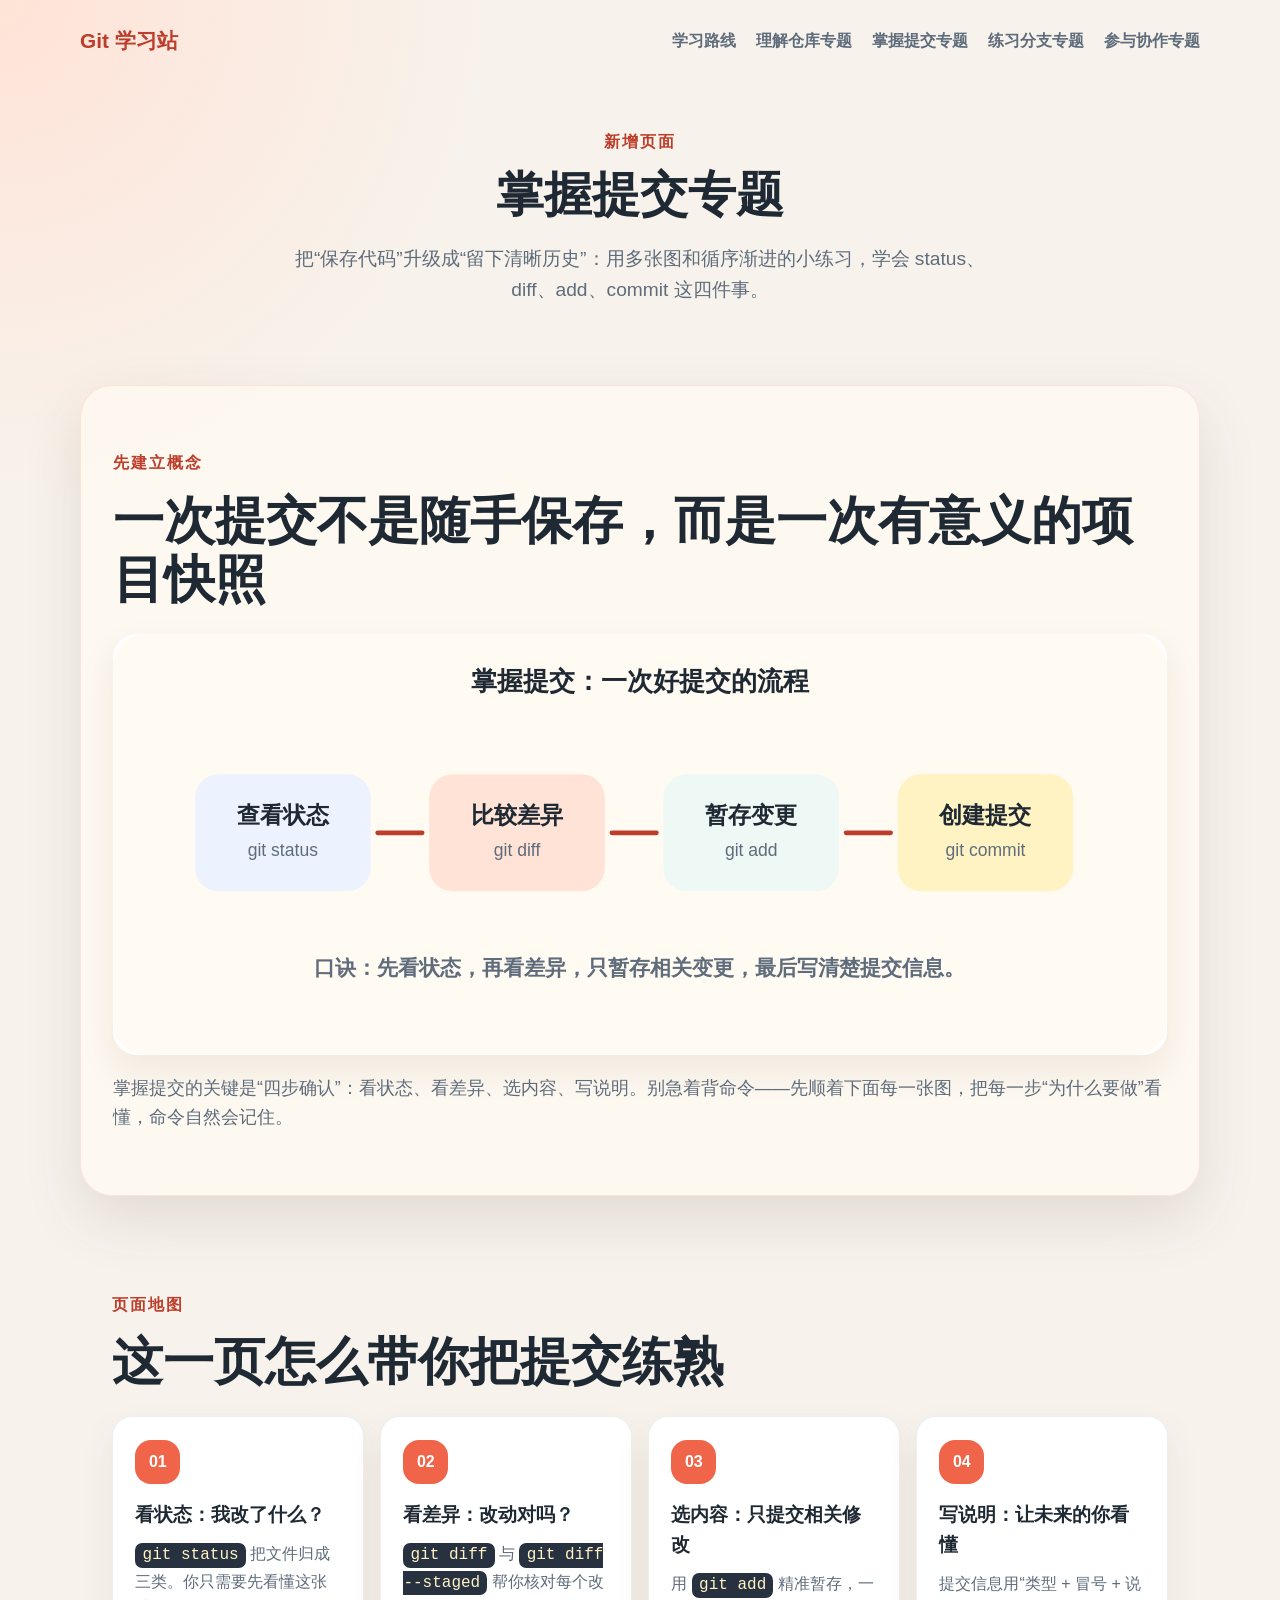
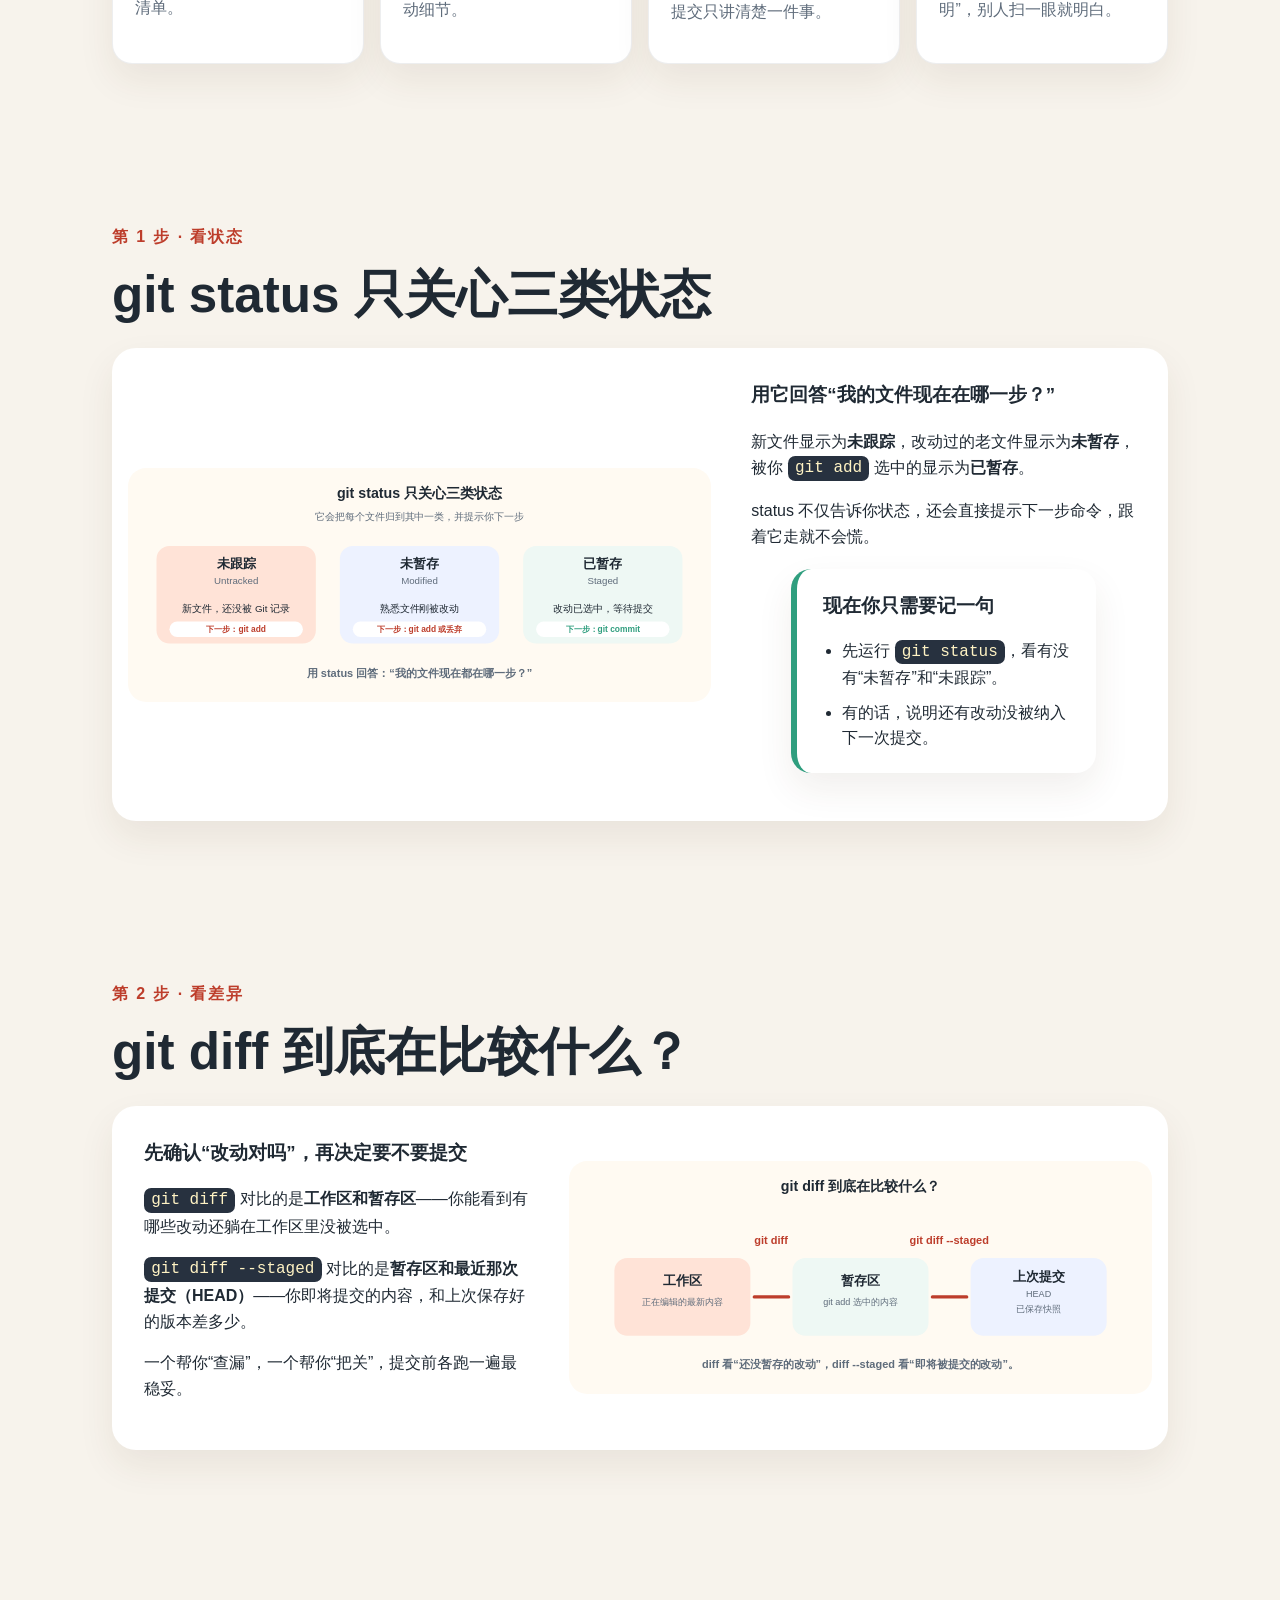
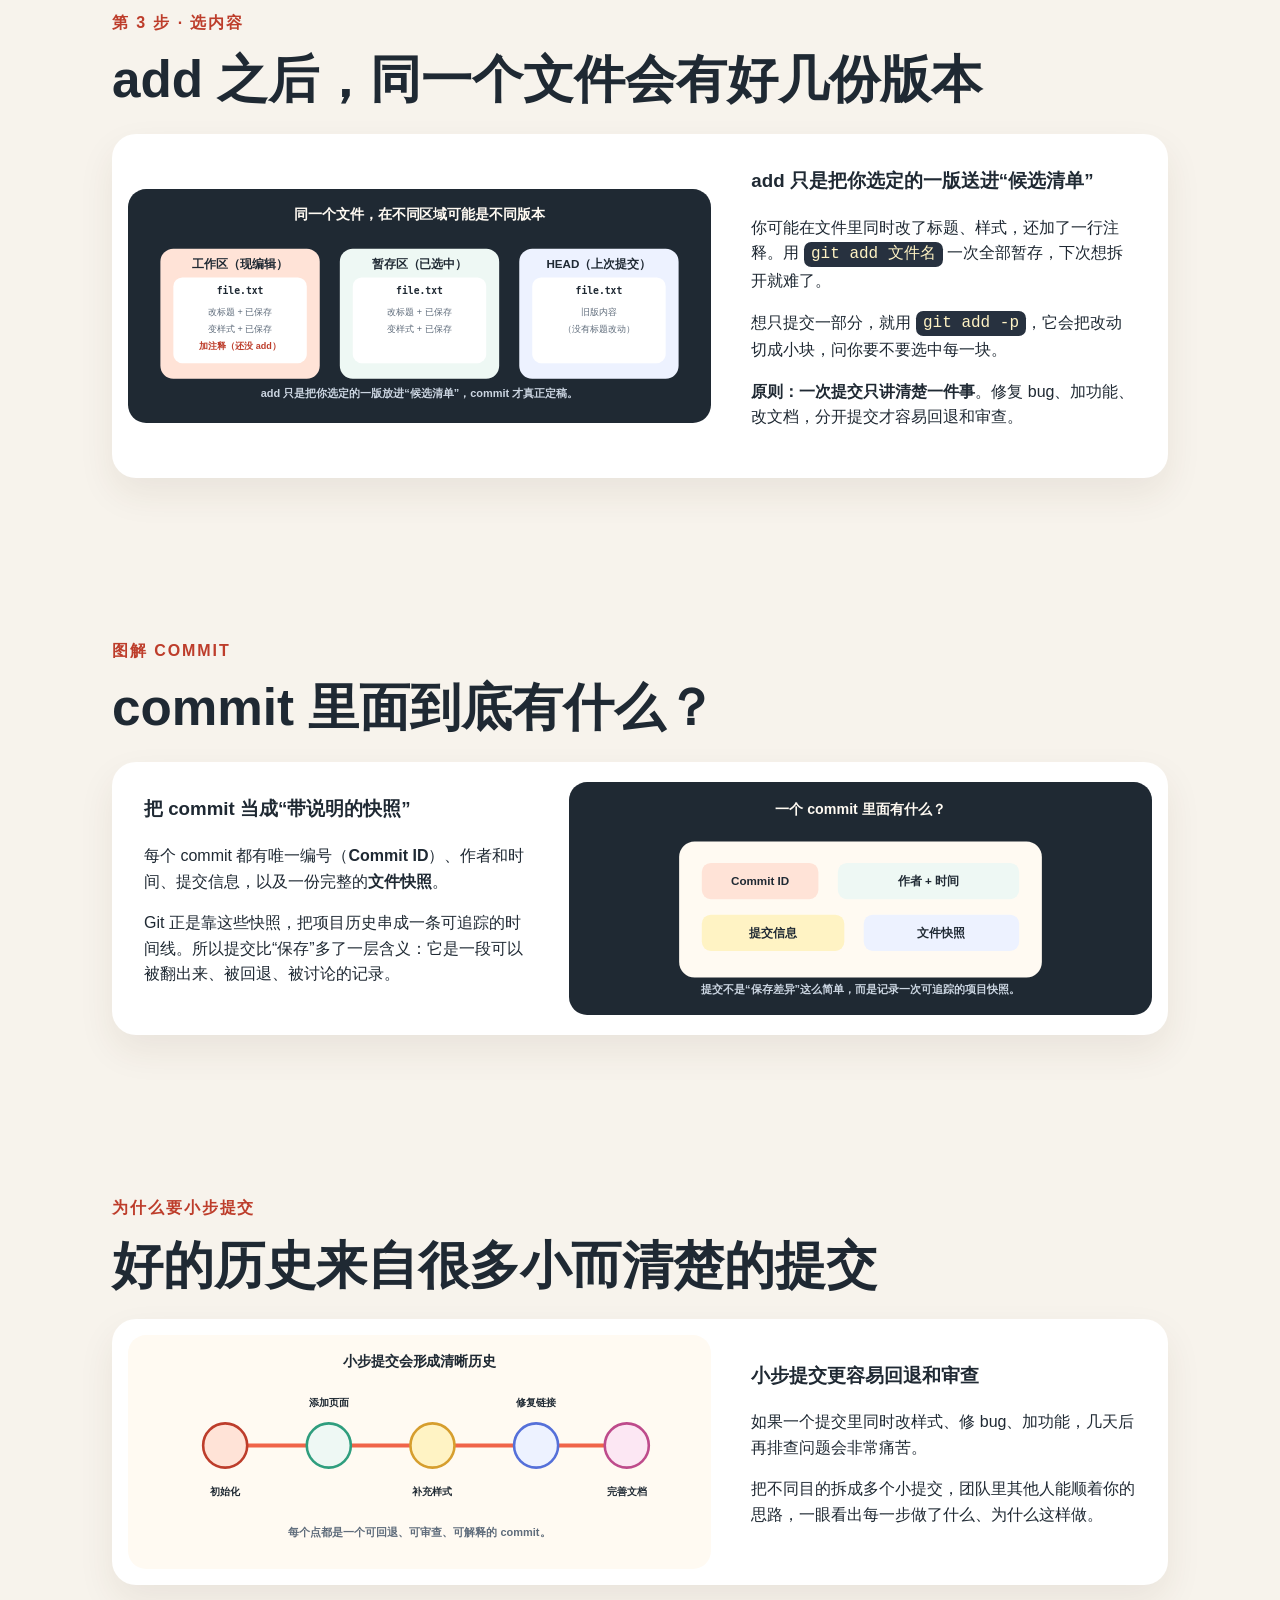
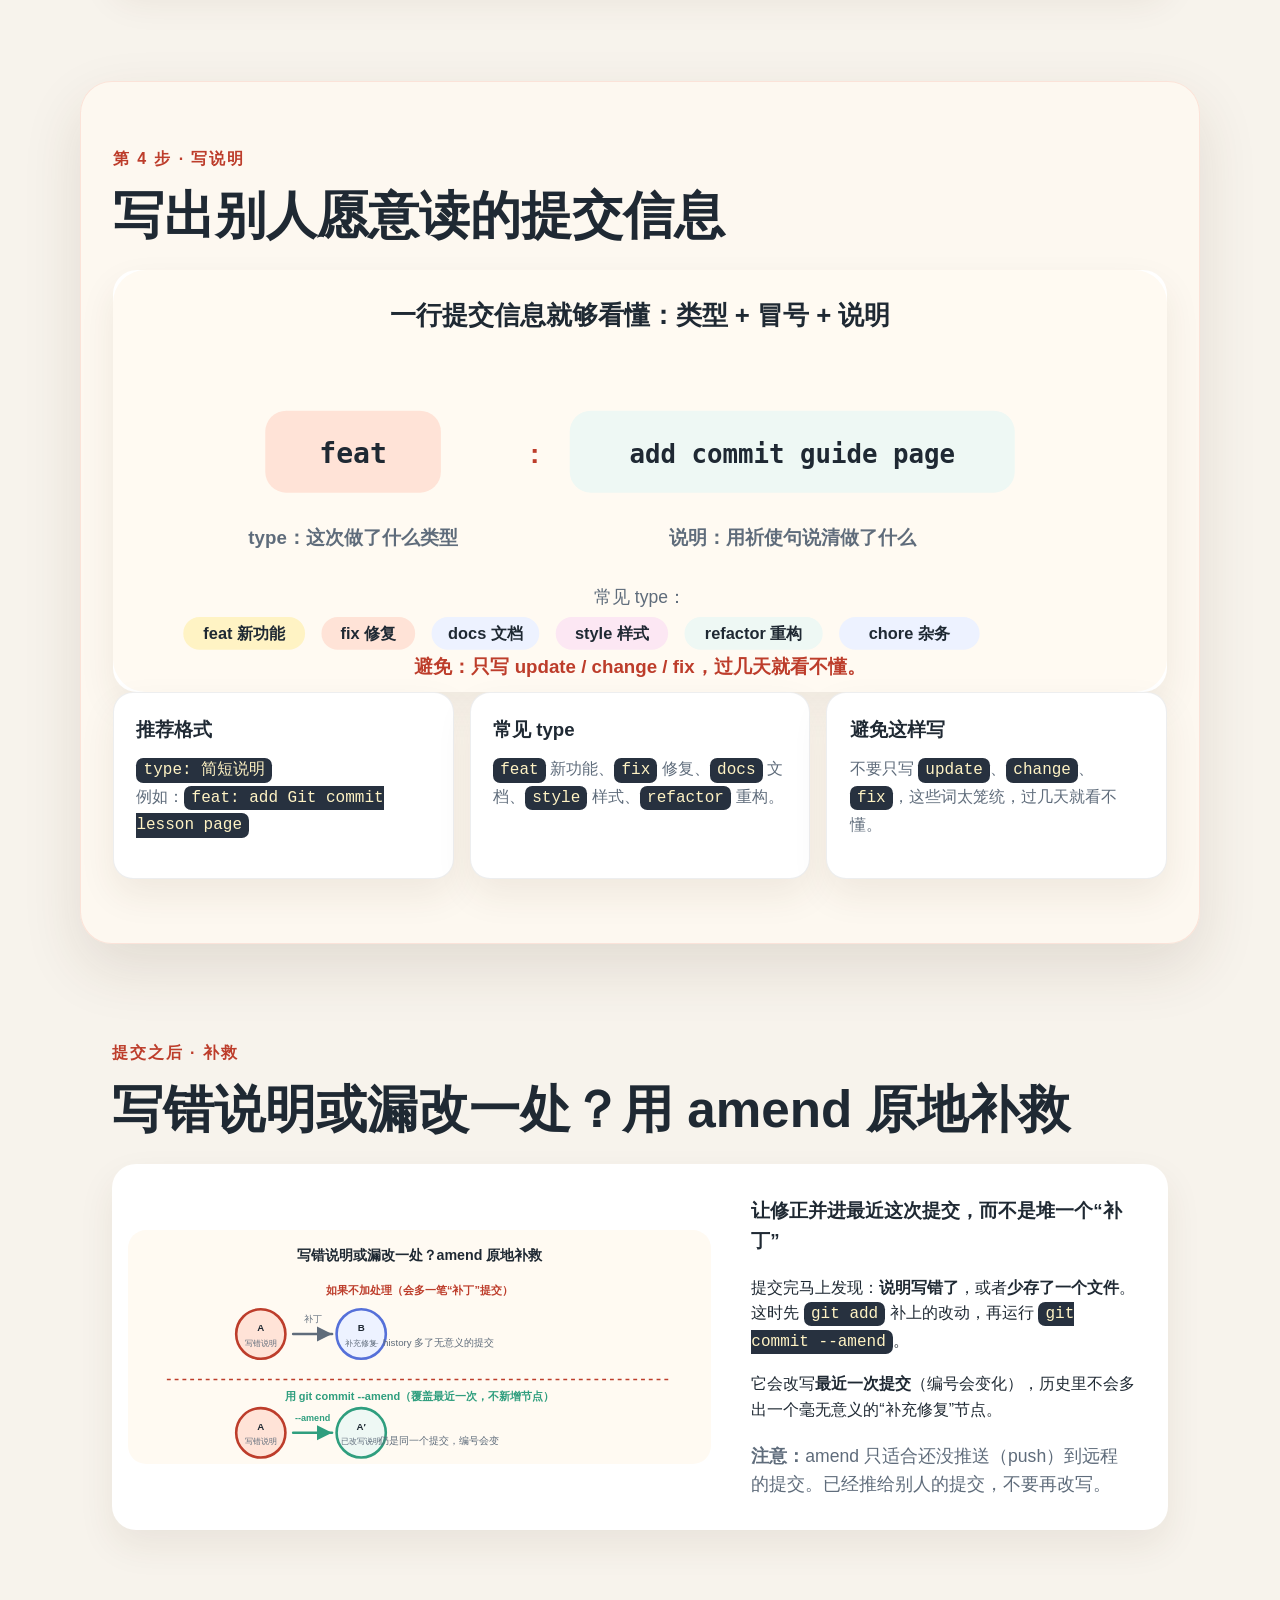
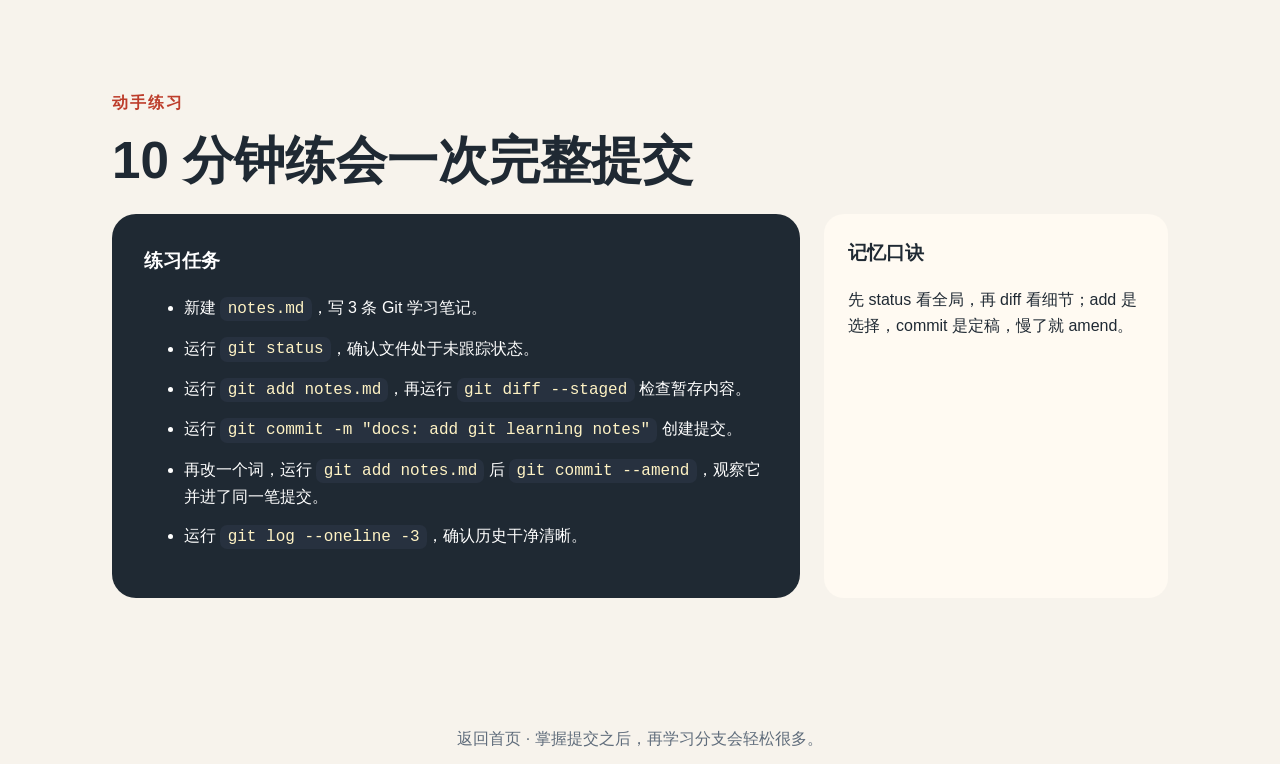
<file: commit.html>
<!DOCTYPE html>
<html lang="zh-CN">
<head>
  <meta charset="UTF-8" />
  <meta name="viewport" content="width=device-width, initial-scale=1.0" />
  <title>掌握提交专题 - Git 学习站</title>
  <link rel="stylesheet" href="styles.css" />
</head>
<body>
  <header class="sub-hero">
    <nav class="nav" aria-label="主导航">
      <a class="logo" href="index.html">Git 学习站</a>
      <div class="nav-links">
        <a href="index.html#roadmap">学习路线</a>
        <a href="repository.html">理解仓库专题</a>
        <a href="commit.html" aria-current="page">掌握提交专题</a>
        <a href="branch.html">练习分支专题</a>
        <a href="collaboration.html">参与协作专题</a>
      </div>
    </nav>
    <div class="sub-hero-content">
      <p class="eyebrow">新增页面</p>
      <h1>掌握提交专题</h1>
      <p class="hero-text">把“保存代码”升级成“留下清晰历史”：用多张图和循序渐进的小练习，学会 status、diff、add、commit 这四件事。</p>
    </div>
  </header>

  <main>
    <section class="section commands" aria-labelledby="commit-map-title">
      <p class="section-tag">先建立概念</p>
      <h2 id="commit-map-title">一次提交不是随手保存，而是一次有意义的项目快照</h2>
      <div class="wide-diagram">
        <img src="assets/git-commit-flow.svg" alt="Git 提交流程从查看状态、比较差异、暂存变更到创建提交" />
      </div>
      <p class="large-note">掌握提交的关键是“四步确认”：看状态、看差异、选内容、写说明。别急着背命令——先顺着下面每一张图，把每一步“为什么要做”看懂，命令自然会记住。</p>
    </section>

    <section class="section" aria-labelledby="commit-steps-title">
      <p class="section-tag">页面地图</p>
      <h2 id="commit-steps-title">这一页怎么带你把提交练熟</h2>
      <div class="lesson-grid">
        <article>
          <span class="step-number">01</span>
          <h3>看状态：我改了什么？</h3>
          <p><code>git status</code> 把文件归成三类。你只需要先看懂这张清单。</p>
        </article>
        <article>
          <span class="step-number">02</span>
          <h3>看差异：改动对吗？</h3>
          <p><code>git diff</code> 与 <code>git diff --staged</code> 帮你核对每个改动细节。</p>
        </article>
        <article>
          <span class="step-number">03</span>
          <h3>选内容：只提交相关修改</h3>
          <p>用 <code>git add</code> 精准暂存，一提交只讲清楚一件事。</p>
        </article>
        <article>
          <span class="step-number">04</span>
          <h3>写说明：让未来的你看懂</h3>
          <p>提交信息用“类型 + 冒号 + 说明”，别人扫一眼就明白。</p>
        </article>
      </div>
    </section>

    <section class="section image-story" aria-labelledby="status-title">
      <p class="section-tag">第 1 步 · 看状态</p>
      <h2 id="status-title">git status 只关心三类状态</h2>
      <div class="story-row">
        <img src="assets/git-status-trio.svg" alt="未跟踪、未暂存、已暂存三类文件状态和下一步命令" />
        <div>
          <h3>用它回答“我的文件现在在哪一步？”</h3>
          <p>新文件显示为<strong>未跟踪</strong>，改动过的老文件显示为<strong>未暂存</strong>，被你 <code>git add</code> 选中的显示为<strong>已暂存</strong>。</p>
          <p>status 不仅告诉你状态，还会直接提示下一步命令，跟着它走就不会慌。</p>
          <figure class="commit-checklist">
            <h4>现在你只需要记一句</h4>
            <ul>
              <li>先运行 <code>git status</code>，看有没有“未暂存”和“未跟踪”。</li>
              <li>有的话，说明还有改动没被纳入下一次提交。</li>
            </ul>
          </figure>
        </div>
      </div>
    </section>

    <section class="section image-story" aria-labelledby="diff-title">
      <p class="section-tag">第 2 步 · 看差异</p>
      <h2 id="diff-title">git diff 到底在比较什么？</h2>
      <div class="story-row reverse">
        <img src="assets/git-diff-targets.svg" alt="git diff 比较工作区和暂存区，diff --staged 比较暂存区和上次提交" />
        <div>
          <h3>先确认“改动对吗”，再决定要不要提交</h3>
          <p><code>git diff</code> 对比的是<strong>工作区和暂存区</strong>——你能看到有哪些改动还躺在工作区里没被选中。</p>
          <p><code>git diff --staged</code> 对比的是<strong>暂存区和最近那次提交（HEAD）</strong>——你即将提交的内容，和上次保存好的版本差多少。</p>
          <p>一个帮你“查漏”，一个帮你“把关”，提交前各跑一遍最稳妥。</p>
        </div>
      </div>
    </section>

    <section class="section image-story" aria-labelledby="select-title">
      <p class="section-tag">第 3 步 · 选内容</p>
      <h2 id="select-title">add 之后，同一个文件会有好几份版本</h2>
      <div class="story-row">
        <img src="assets/git-add-versions.svg" alt="同一个文件在工作区、暂存区和 HEAD 里可能是不同内容" />
        <div>
          <h3>add 只是把你选定的一版送进“候选清单”</h3>
          <p>你可能在文件里同时改了标题、样式，还加了一行注释。用 <code>git add 文件名</code> 一次全部暂存，下次想拆开就难了。</p>
          <p>想只提交一部分，就用 <code>git add -p</code>，它会把改动切成小块，问你要不要选中每一块。</p>
          <p><strong>原则：一次提交只讲清楚一件事</strong>。修复 bug、加功能、改文档，分开提交才容易回退和审查。</p>
        </div>
      </div>
    </section>

    <section class="section image-story" aria-labelledby="anatomy-title">
      <p class="section-tag">图解 commit</p>
      <h2 id="anatomy-title">commit 里面到底有什么？</h2>
      <div class="story-row reverse">
        <img src="assets/git-commit-anatomy.svg" alt="Git 提交结构包含提交编号、作者时间、提交信息和文件快照" />
        <div>
          <h3>把 commit 当成“带说明的快照”</h3>
          <p>每个 commit 都有唯一编号（<strong>Commit ID</strong>）、作者和时间、提交信息，以及一份完整的<strong>文件快照</strong>。</p>
          <p>Git 正是靠这些快照，把项目历史串成一条可追踪的时间线。所以提交比“保存”多了一层含义：它是一段可以被翻出来、被回退、被讨论的记录。</p>
        </div>
      </div>
    </section>

    <section class="section image-story" aria-labelledby="history-title">
      <p class="section-tag">为什么要小步提交</p>
      <h2 id="history-title">好的历史来自很多小而清楚的提交</h2>
      <div class="story-row">
        <img src="assets/git-commit-history.svg" alt="多个小步 Git 提交串联成清晰项目历史" />
        <div>
          <h3>小步提交更容易回退和审查</h3>
          <p>如果一个提交里同时改样式、修 bug、加功能，几天后再排查问题会非常痛苦。</p>
          <p>把不同目的拆成多个小提交，团队里其他人能顺着你的思路，一眼看出每一步做了什么、为什么这样做。</p>
        </div>
      </div>
    </section>

    <section class="section commands" aria-labelledby="message-title">
      <p class="section-tag">第 4 步 · 写说明</p>
      <h2 id="message-title">写出别人愿意读的提交信息</h2>
      <div class="wide-diagram">
        <img src="assets/git-commit-message.svg" alt="提交信息模板：类型冒号说明，以及常见类型列表" />
      </div>
      <div class="message-examples">
        <article>
          <h3>推荐格式</h3>
          <code>type: 简短说明</code>
          <p>例如：<code>feat: add Git commit lesson page</code></p>
        </article>
        <article>
          <h3>常见 type</h3>
          <p><code>feat</code> 新功能、<code>fix</code> 修复、<code>docs</code> 文档、<code>style</code> 样式、<code>refactor</code> 重构。</p>
        </article>
        <article>
          <h3>避免这样写</h3>
          <p>不要只写 <code>update</code>、<code>change</code>、<code>fix</code>，这些词太笼统，过几天就看不懂。</p>
        </article>
      </div>
    </section>

    <section class="section image-story" aria-labelledby="amend-title">
      <p class="section-tag">提交之后 · 补救</p>
      <h2 id="amend-title">写错说明或漏改一处？用 amend 原地补救</h2>
      <div class="story-row">
        <img src="assets/git-amend.svg" alt="git commit --amend 把修正合并进最近一次提交，而不是变得空提交" />
        <div>
          <h3>让修正并进最近这次提交，而不是堆一个“补丁”</h3>
          <p>提交完马上发现：<strong>说明写错了</strong>，或者<strong>少存了一个文件</strong>。这时先 <code>git add</code> 补上的改动，再运行 <code>git commit --amend</code>。</p>
          <p>它会改写<strong>最近一次提交</strong>（编号会变化），历史里不会多出一个毫无意义的“补充修复”节点。</p>
          <p class="large-note"><strong>注意：</strong>amend 只适合还没推送（push）到远程的提交。已经推给别人的提交，不要再改写。</p>
        </div>
      </div>
    </section>

    <section class="section practice" aria-labelledby="practice-title">
      <p class="section-tag">动手练习</p>
      <h2 id="practice-title">10 分钟练会一次完整提交</h2>
      <div class="practice-panel">
        <div>
          <h3>练习任务</h3>
          <ul>
            <li>新建 <code>notes.md</code>，写 3 条 Git 学习笔记。</li>
            <li>运行 <code>git status</code>，确认文件处于未跟踪状态。</li>
            <li>运行 <code>git add notes.md</code>，再运行 <code>git diff --staged</code> 检查暂存内容。</li>
            <li>运行 <code>git commit -m "docs: add git learning notes"</code> 创建提交。</li>
            <li>再改一个词，运行 <code>git add notes.md</code> 后 <code>git commit --amend</code>，观察它并进了同一笔提交。</li>
            <li>运行 <code>git log --oneline -3</code>，确认历史干净清晰。</li>
          </ul>
        </div>
        <aside class="tip-box">
          <h3>记忆口诀</h3>
          <p>先 status 看全局，再 diff 看细节；add 是选择，commit 是定稿，慢了就 amend。</p>
        </aside>
      </div>
    </section>
  </main>

  <footer class="footer">
    <p><a href="index.html">返回首页</a> · 掌握提交之后，再学习分支会轻松很多。</p>
  </footer>
</body>
</html>
</file>
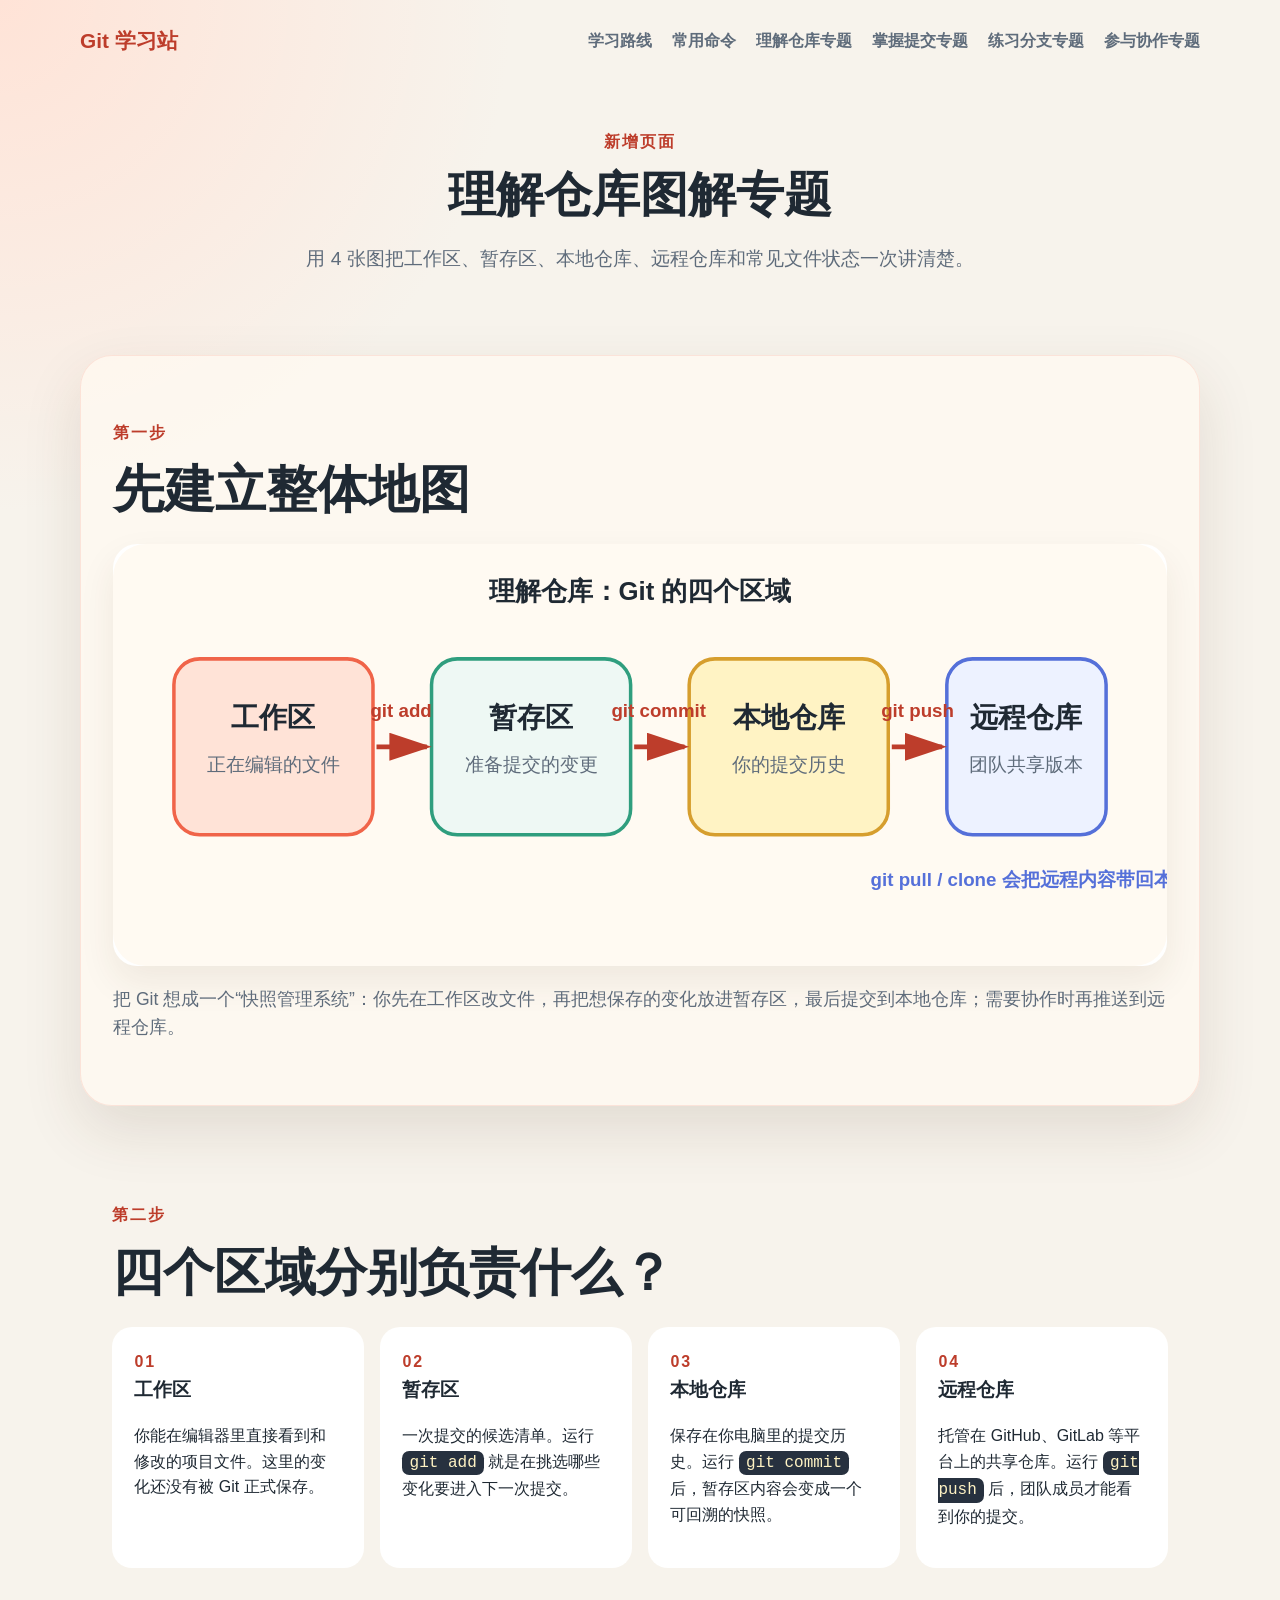
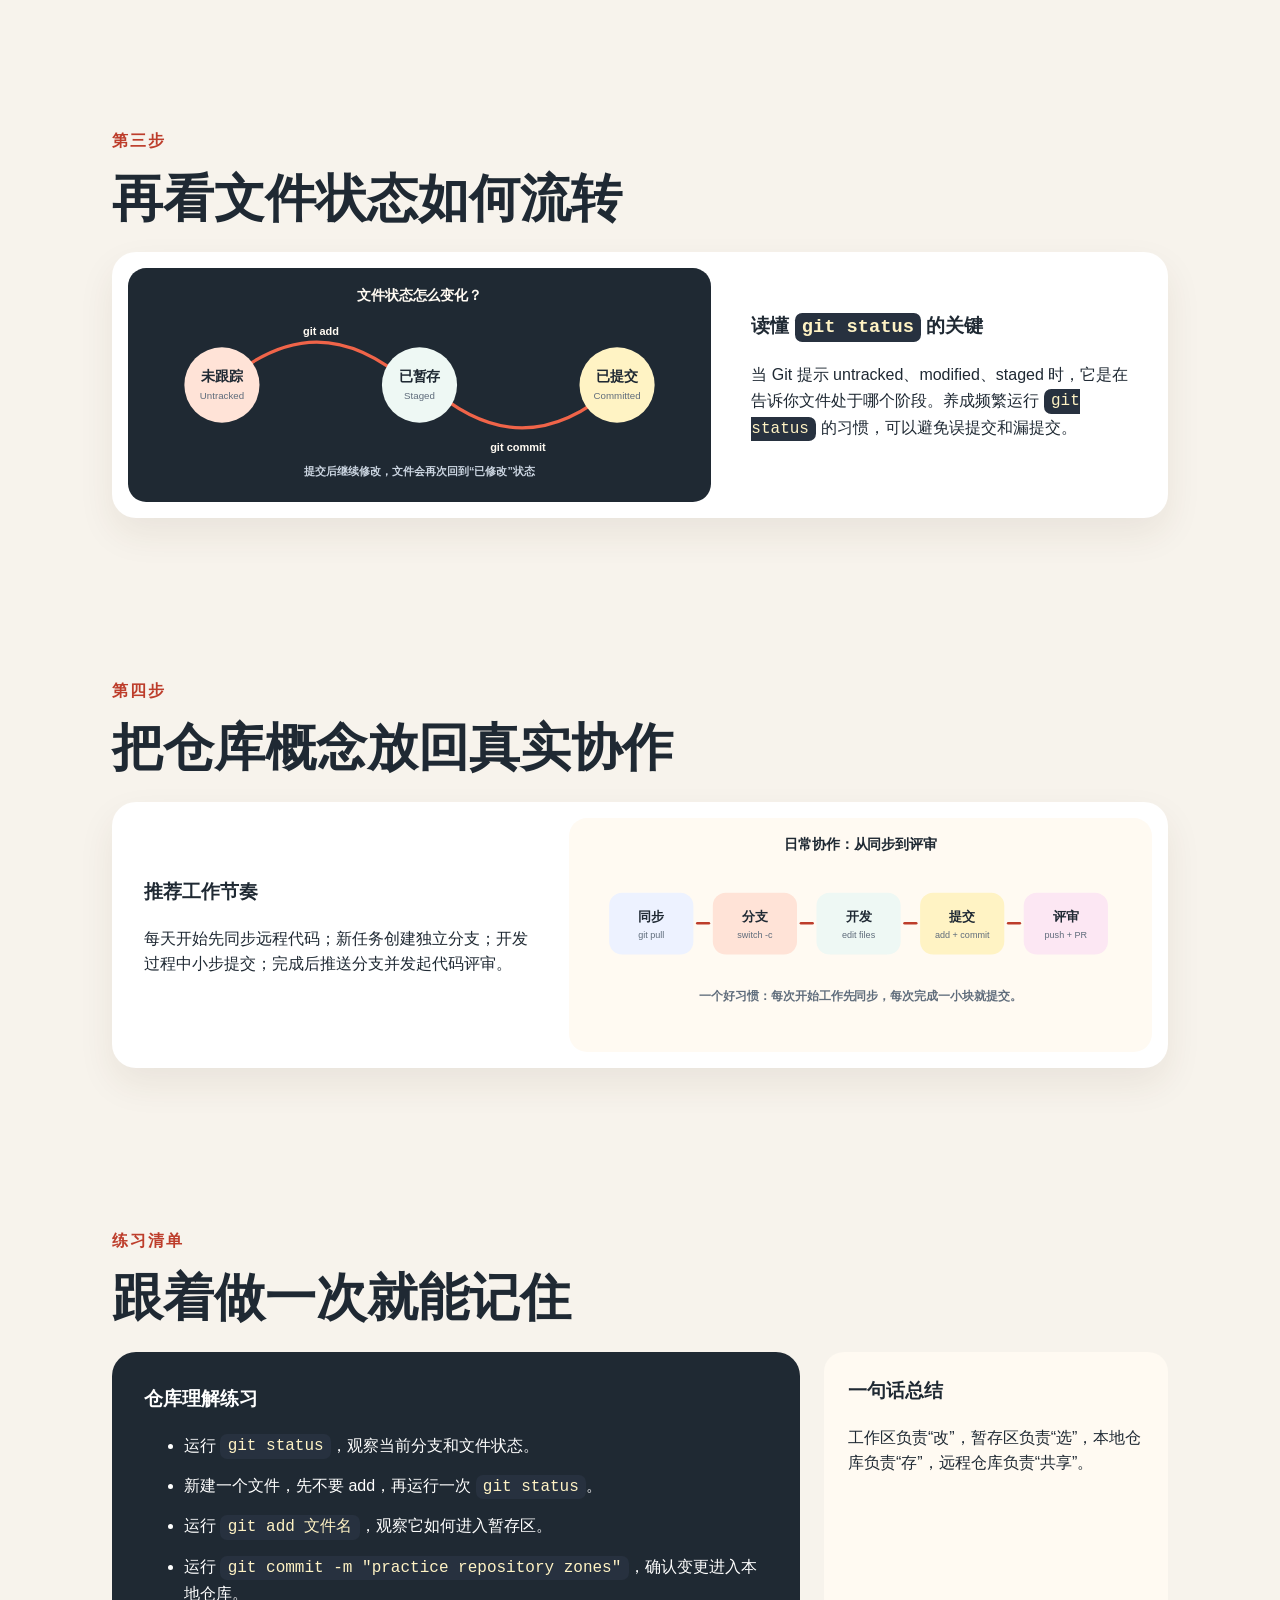
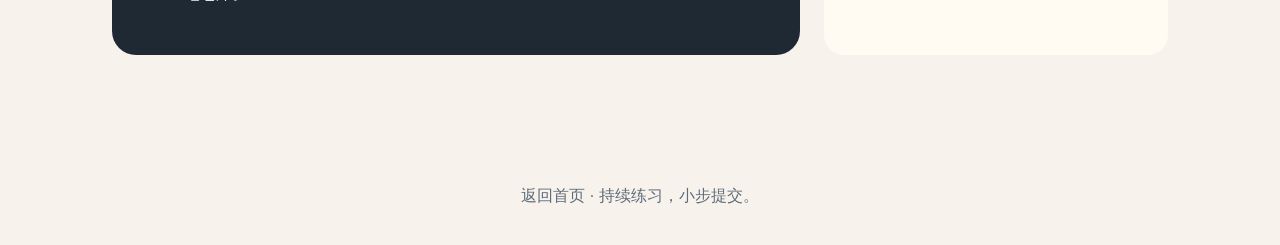
<file: repository.html>
<!DOCTYPE html>
<html lang="zh-CN">
<head>
  <meta charset="UTF-8" />
  <meta name="viewport" content="width=device-width, initial-scale=1.0" />
  <title>理解仓库图解专题 - Git 学习站</title>
  <link rel="stylesheet" href="styles.css" />
</head>
<body>
  <header class="sub-hero">
    <nav class="nav" aria-label="主导航">
      <a class="logo" href="index.html">Git 学习站</a>
      <div class="nav-links">
        <a href="index.html#roadmap">学习路线</a>
        <a href="index.html#commands">常用命令</a>
        <a href="repository.html" aria-current="page">理解仓库专题</a>
        <a href="commit.html">掌握提交专题</a>
        <a href="branch.html">练习分支专题</a>
        <a href="collaboration.html">参与协作专题</a>
      </div>
    </nav>
    <div class="sub-hero-content">
      <p class="eyebrow">新增页面</p>
      <h1>理解仓库图解专题</h1>
      <p class="hero-text">用 4 张图把工作区、暂存区、本地仓库、远程仓库和常见文件状态一次讲清楚。</p>
    </div>
  </header>

  <main>
    <section class="section commands" aria-labelledby="map-title">
      <p class="section-tag">第一步</p>
      <h2 id="map-title">先建立整体地图</h2>
      <div class="wide-diagram">
        <img src="assets/git-repository-zones.svg" alt="Git 工作区、暂存区、本地仓库和远程仓库关系图" />
      </div>
      <p class="large-note">把 Git 想成一个“快照管理系统”：你先在工作区改文件，再把想保存的变化放进暂存区，最后提交到本地仓库；需要协作时再推送到远程仓库。</p>
    </section>

    <section class="section" aria-labelledby="zones-title">
      <p class="section-tag">第二步</p>
      <h2 id="zones-title">四个区域分别负责什么？</h2>
      <div class="zone-grid">
        <article>
          <span>01</span>
          <h3>工作区</h3>
          <p>你能在编辑器里直接看到和修改的项目文件。这里的变化还没有被 Git 正式保存。</p>
        </article>
        <article>
          <span>02</span>
          <h3>暂存区</h3>
          <p>一次提交的候选清单。运行 <code>git add</code> 就是在挑选哪些变化要进入下一次提交。</p>
        </article>
        <article>
          <span>03</span>
          <h3>本地仓库</h3>
          <p>保存在你电脑里的提交历史。运行 <code>git commit</code> 后，暂存区内容会变成一个可回溯的快照。</p>
        </article>
        <article>
          <span>04</span>
          <h3>远程仓库</h3>
          <p>托管在 GitHub、GitLab 等平台上的共享仓库。运行 <code>git push</code> 后，团队成员才能看到你的提交。</p>
        </article>
      </div>
    </section>

    <section class="section image-story" aria-labelledby="states-title">
      <p class="section-tag">第三步</p>
      <h2 id="states-title">再看文件状态如何流转</h2>
      <div class="story-row">
        <img src="assets/git-file-lifecycle.svg" alt="Git 文件状态从未跟踪到已暂存再到已提交的流转图" />
        <div>
          <h3>读懂 <code>git status</code> 的关键</h3>
          <p>当 Git 提示 untracked、modified、staged 时，它是在告诉你文件处于哪个阶段。养成频繁运行 <code>git status</code> 的习惯，可以避免误提交和漏提交。</p>
        </div>
      </div>
    </section>

    <section class="section image-story" aria-labelledby="workflow-title">
      <p class="section-tag">第四步</p>
      <h2 id="workflow-title">把仓库概念放回真实协作</h2>
      <div class="story-row reverse">
        <img src="assets/git-daily-workflow.svg" alt="Git 日常协作工作流图" />
        <div>
          <h3>推荐工作节奏</h3>
          <p>每天开始先同步远程代码；新任务创建独立分支；开发过程中小步提交；完成后推送分支并发起代码评审。</p>
        </div>
      </div>
    </section>

    <section class="section practice" aria-labelledby="checklist-title">
      <p class="section-tag">练习清单</p>
      <h2 id="checklist-title">跟着做一次就能记住</h2>
      <div class="practice-panel">
        <div>
          <h3>仓库理解练习</h3>
          <ul>
            <li>运行 <code>git status</code>，观察当前分支和文件状态。</li>
            <li>新建一个文件，先不要 add，再运行一次 <code>git status</code>。</li>
            <li>运行 <code>git add 文件名</code>，观察它如何进入暂存区。</li>
            <li>运行 <code>git commit -m "practice repository zones"</code>，确认变更进入本地仓库。</li>
          </ul>
        </div>
        <aside class="tip-box">
          <h3>一句话总结</h3>
          <p>工作区负责“改”，暂存区负责“选”，本地仓库负责“存”，远程仓库负责“共享”。</p>
        </aside>
      </div>
    </section>
  </main>

  <footer class="footer">
    <p><a href="index.html">返回首页</a> · 持续练习，小步提交。</p>
  </footer>
</body>
</html>
</file>
<file: styles.css>
:root {
  color-scheme: light;
  --bg: #f7f3ec;
  --panel: #fffaf2;
  --text: #1f2933;
  --muted: #5f6c7b;
  --accent: #f06449;
  --accent-dark: #bd3d2b;
  --green: #2f9e7e;
  --shadow: 0 24px 60px rgba(73, 47, 28, 0.12);
}

* {
  box-sizing: border-box;
}

html {
  scroll-behavior: smooth;
}

body {
  margin: 0;
  font-family: "Inter", "PingFang SC", "Microsoft YaHei", sans-serif;
  background: radial-gradient(circle at top left, #ffe3d7 0, transparent 32rem), var(--bg);
  color: var(--text);
  line-height: 1.6;
}

a {
  color: inherit;
  text-decoration: none;
}

code {
  border-radius: 0.45rem;
  background: #27313f;
  color: #fff3c4;
  font-family: "SFMono-Regular", Consolas, monospace;
  padding: 0.2rem 0.45rem;
}

.hero {
  min-height: 78vh;
  padding: 1.5rem clamp(1rem, 4vw, 5rem) 5rem;
}

.nav {
  align-items: center;
  display: flex;
  justify-content: space-between;
  margin: 0 auto;
  max-width: 1120px;
}

.logo {
  color: var(--accent-dark);
  font-size: 1.3rem;
  font-weight: 800;
}

.nav-links {
  display: flex;
  gap: 1.25rem;
  color: var(--muted);
  font-weight: 600;
}

.nav-links a:hover {
  color: var(--accent-dark);
}

.hero-content {
  margin: 7rem auto 0;
  max-width: 900px;
  text-align: center;
}

.eyebrow,
.section-tag {
  color: var(--accent-dark);
  font-weight: 800;
  letter-spacing: 0.12em;
  text-transform: uppercase;
}

h1,
h2,
h3,
p {
  margin-top: 0;
}

h1 {
  font-size: clamp(2.6rem, 8vw, 5.8rem);
  line-height: 1.02;
  margin-bottom: 1.5rem;
}

h2 {
  font-size: clamp(2rem, 4vw, 3.2rem);
  line-height: 1.15;
  margin-bottom: 1.5rem;
}

.hero-text {
  color: var(--muted);
  font-size: 1.2rem;
  margin: 0 auto 2rem;
  max-width: 720px;
}

.hero-actions {
  display: flex;
  flex-wrap: wrap;
  gap: 1rem;
  justify-content: center;
}

.button {
  border-radius: 999px;
  font-weight: 800;
  padding: 0.9rem 1.4rem;
}

.button.primary {
  background: var(--accent);
  color: white;
  box-shadow: 0 14px 28px rgba(240, 100, 73, 0.28);
}

.button.primary.outline {
  background: transparent;
  border: 2px solid var(--accent);
  color: var(--accent-dark);
  box-shadow: none;
}

.button.secondary {
  background: white;
  color: var(--accent-dark);
}

.sub-hero {
  padding: 1.5rem clamp(1rem, 4vw, 5rem) 3rem;
}

.sub-hero-content {
  margin: 4.5rem auto 0;
  max-width: 900px;
  text-align: center;
}

.sub-hero h1 {
  font-size: clamp(1.9rem, 4.4vw, 3rem);
}

.section {
  margin: 0 auto 2rem;
  max-width: 1120px;
  padding: 4rem clamp(1rem, 4vw, 2rem);
}

.update-banner {
  align-items: center;
  background: #1f2933;
  border-radius: 2rem;
  box-shadow: var(--shadow);
  color: white;
  display: flex;
  gap: 2rem;
  justify-content: space-between;
}

.update-banner p:not(.section-tag) {
  color: #d7dee8;
  margin-bottom: 0;
}

.update-banner .button {
  flex: 0 0 auto;
}

.intro,
.commands,
.faq {
  background: rgba(255, 250, 242, 0.72);
  border: 1px solid rgba(240, 100, 73, 0.14);
  border-radius: 2rem;
  box-shadow: var(--shadow);
}

.feature-grid,
.command-grid {
  display: grid;
  gap: 1rem;
  grid-template-columns: repeat(3, 1fr);
}

.feature-card,
.command-grid article,
.tip-box {
  background: var(--panel);
  border-radius: 1.25rem;
  padding: 1.5rem;
}

.icon {
  align-items: center;
  background: #ffe3d7;
  border-radius: 1rem;
  color: var(--accent-dark);
  display: inline-flex;
  font-size: 1.5rem;
  height: 3rem;
  justify-content: center;
  margin-bottom: 1rem;
  width: 3rem;
}

.timeline {
  counter-reset: roadmap-step;
  display: grid;
  gap: 1.25rem;
  grid-template-columns: repeat(4, 1fr);
  list-style: none;
  margin: 0;
  padding: 0;
}

.timeline li {
  background: linear-gradient(145deg, #ffffff 0%, #fff7ed 100%);
  border: 1px solid rgba(240, 100, 73, 0.16);
  border-radius: 1.5rem;
  box-shadow: 0 18px 40px rgba(73, 47, 28, 0.1);
  min-height: 220px;
  padding: 1.4rem;
  position: relative;
  transition: transform 0.2s ease, box-shadow 0.2s ease;
}

.timeline li:hover {
  box-shadow: 0 24px 52px rgba(73, 47, 28, 0.16);
  transform: translateY(-6px);
}

.timeline li::before {
  background: rgba(240, 100, 73, 0.1);
  border-radius: 999px;
  color: rgba(189, 61, 43, 0.18);
  content: "步骤";
  font-size: 3rem;
  font-weight: 900;
  height: 6rem;
  line-height: 6rem;
  position: absolute;
  right: -1.4rem;
  text-align: center;
  top: -1.6rem;
  width: 6rem;
}

.step-number {
  align-items: center;
  background: var(--accent);
  border-radius: 1rem;
  color: white;
  display: inline-flex;
  font-weight: 900;
  height: 2.8rem;
  justify-content: center;
  margin-bottom: 1rem;
  position: relative;
  width: 2.8rem;
  z-index: 1;
}

.timeline strong,
.timeline p,
.timeline .inline-link-button {
  position: relative;
  z-index: 1;
}

.timeline strong {
  display: block;
  font-size: 1.2rem;
  margin-bottom: 0.6rem;
}

.timeline p {
  color: var(--muted);
}


.inline-link-button {
  align-items: center;
  background: var(--accent);
  border-radius: 999px;
  color: white;
  display: inline-flex;
  font-size: 0.95rem;
  font-weight: 800;
  margin-top: 0.8rem;
  padding: 0.55rem 1rem;
}

.inline-link-button::after {
  content: "→";
  margin-left: 0.45rem;
}

.inline-link-button:hover {
  background: var(--accent-dark);
}

.repo-deep-dive,
.commit-deep-dive {
  margin-top: 2.5rem;
}

.repo-deep-dive .section-heading,
.commit-deep-dive .section-heading {
  max-width: 820px;
}

.repo-deep-dive .section-heading p:last-child,
.commit-deep-dive .section-heading p:last-child {
  color: var(--muted);
  font-size: 1.05rem;
}

.image-learning-grid {
  display: grid;
  gap: 1.2rem;
  grid-template-columns: repeat(3, 1fr);
  margin-top: 1.5rem;
}

.diagram-card {
  background: white;
  border: 1px solid rgba(31, 41, 51, 0.08);
  border-radius: 1.5rem;
  box-shadow: 0 16px 36px rgba(73, 47, 28, 0.08);
  margin: 0;
  overflow: hidden;
}

.diagram-card img {
  display: block;
  height: auto;
  width: 100%;
}

.diagram-card figcaption {
  display: grid;
  gap: 0.5rem;
  padding: 1rem 1.1rem 1.2rem;
}

.diagram-card figcaption strong {
  color: var(--accent-dark);
}

.diagram-card figcaption span {
  color: var(--muted);
}

.repo-notes {
  background: #1f2933;
  border-radius: 1.25rem;
  color: white;
  margin-top: 1.2rem;
  padding: 1.4rem 1.6rem;
}

.repo-notes h4 {
  font-size: 1.2rem;
  margin: 0 0 0.5rem;
}

.repo-notes p {
  margin-bottom: 0;
}

.commit-checklist {
  background: white;
  border-left: 6px solid var(--green);
  border-radius: 1.25rem;
  box-shadow: 0 16px 36px rgba(73, 47, 28, 0.08);
  margin-top: 1.2rem;
  padding: 1.4rem 1.6rem;
}

.commit-checklist h4 {
  font-size: 1.2rem;
  margin: 0 0 0.6rem;
}

.commit-checklist ul {
  margin-bottom: 0;
  padding-left: 1.2rem;
}

.commit-checklist li + li {
  margin-top: 0.55rem;
}

.wide-diagram,
.story-row {
  background: white;
  border-radius: 1.5rem;
  box-shadow: 0 16px 36px rgba(73, 47, 28, 0.08);
  overflow: hidden;
}

.wide-diagram img,
.story-row img {
  display: block;
  height: auto;
  width: 100%;
}

.large-note {
  color: var(--muted);
  font-size: 1.1rem;
  margin: 1.2rem 0 0;
}

.zone-grid {
  display: grid;
  gap: 1rem;
  grid-template-columns: repeat(4, 1fr);
}

.zone-grid article {
  background: white;
  border-radius: 1.25rem;
  padding: 1.4rem;
}

.zone-grid span {
  color: var(--accent-dark);
  font-weight: 900;
  letter-spacing: 0.12em;
}

.image-story .story-row {
  align-items: center;
  display: grid;
  gap: 1.5rem;
  grid-template-columns: 1.4fr 1fr;
  padding: 1rem;
}

.story-row.reverse {
  grid-template-columns: 1fr 1.4fr;
}

.story-row.reverse img {
  order: 2;
}

.story-row > div {
  padding: 1rem;
}

.practice-panel {
  display: grid;
  gap: 1.5rem;
  grid-template-columns: 2fr 1fr;
}

.practice-panel > div {
  background: #1f2933;
  border-radius: 1.5rem;
  color: white;
  padding: 2rem;
}

.practice-panel li + li {
  margin-top: 0.8rem;
}

.faq details {
  border-top: 1px solid rgba(31, 41, 51, 0.12);
  padding: 1.1rem 0;
}

.faq summary {
  cursor: pointer;
  font-size: 1.1rem;
  font-weight: 800;
}

.footer {
  color: var(--muted);
  padding: 2rem;
  text-align: center;
}

@media (max-width: 760px) {
  .nav,
  .nav-links,
  .update-banner,
  .practice-panel {
    align-items: flex-start;
    flex-direction: column;
  }

  .feature-grid,
  .command-grid,
  .image-learning-grid,
  .timeline,
  .zone-grid,
  .image-story .story-row,
  .story-row.reverse,
  .practice-panel {
    grid-template-columns: 1fr;
  }

  .story-row.reverse img {
    order: 0;
  }

  .hero-content {
    margin-top: 4rem;
    text-align: left;
  }

  .sub-hero-content {
    margin-top: 3rem;
    text-align: left;
  }

  .hero-actions {
    justify-content: flex-start;
  }
}

.lesson-grid,
.message-examples {
  display: grid;
  gap: 1rem;
  grid-template-columns: repeat(4, 1fr);
}

.lesson-grid article,
.message-examples article {
  background: white;
  border: 1px solid rgba(31, 41, 51, 0.08);
  border-radius: 1.25rem;
  box-shadow: 0 16px 36px rgba(73, 47, 28, 0.08);
  padding: 1.4rem;
}

.lesson-grid h3,
.message-examples h3 {
  margin-bottom: 0.7rem;
}

.lesson-grid p,
.message-examples p {
  color: var(--muted);
}

.message-examples {
  grid-template-columns: repeat(3, 1fr);
}

@media (max-width: 760px) {
  .lesson-grid,
  .message-examples {
    grid-template-columns: 1fr;
  }
}
</file>
